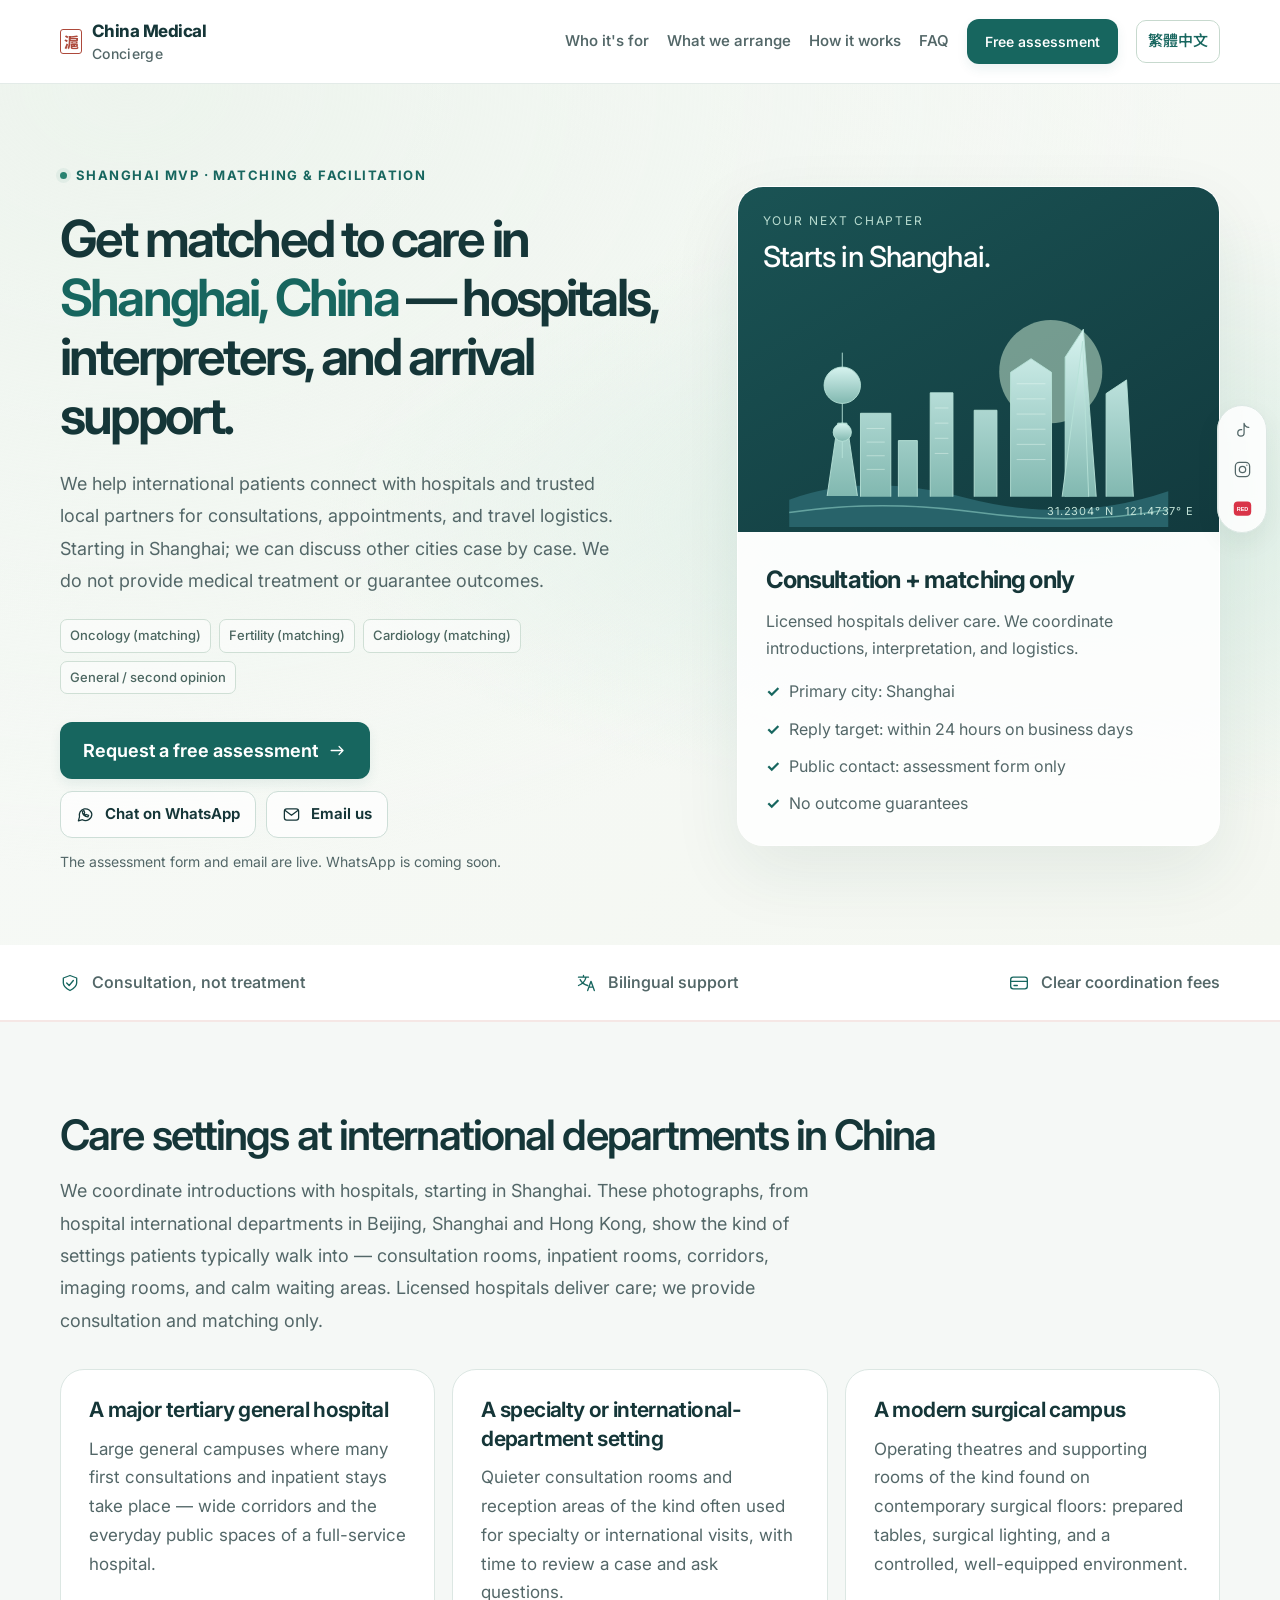
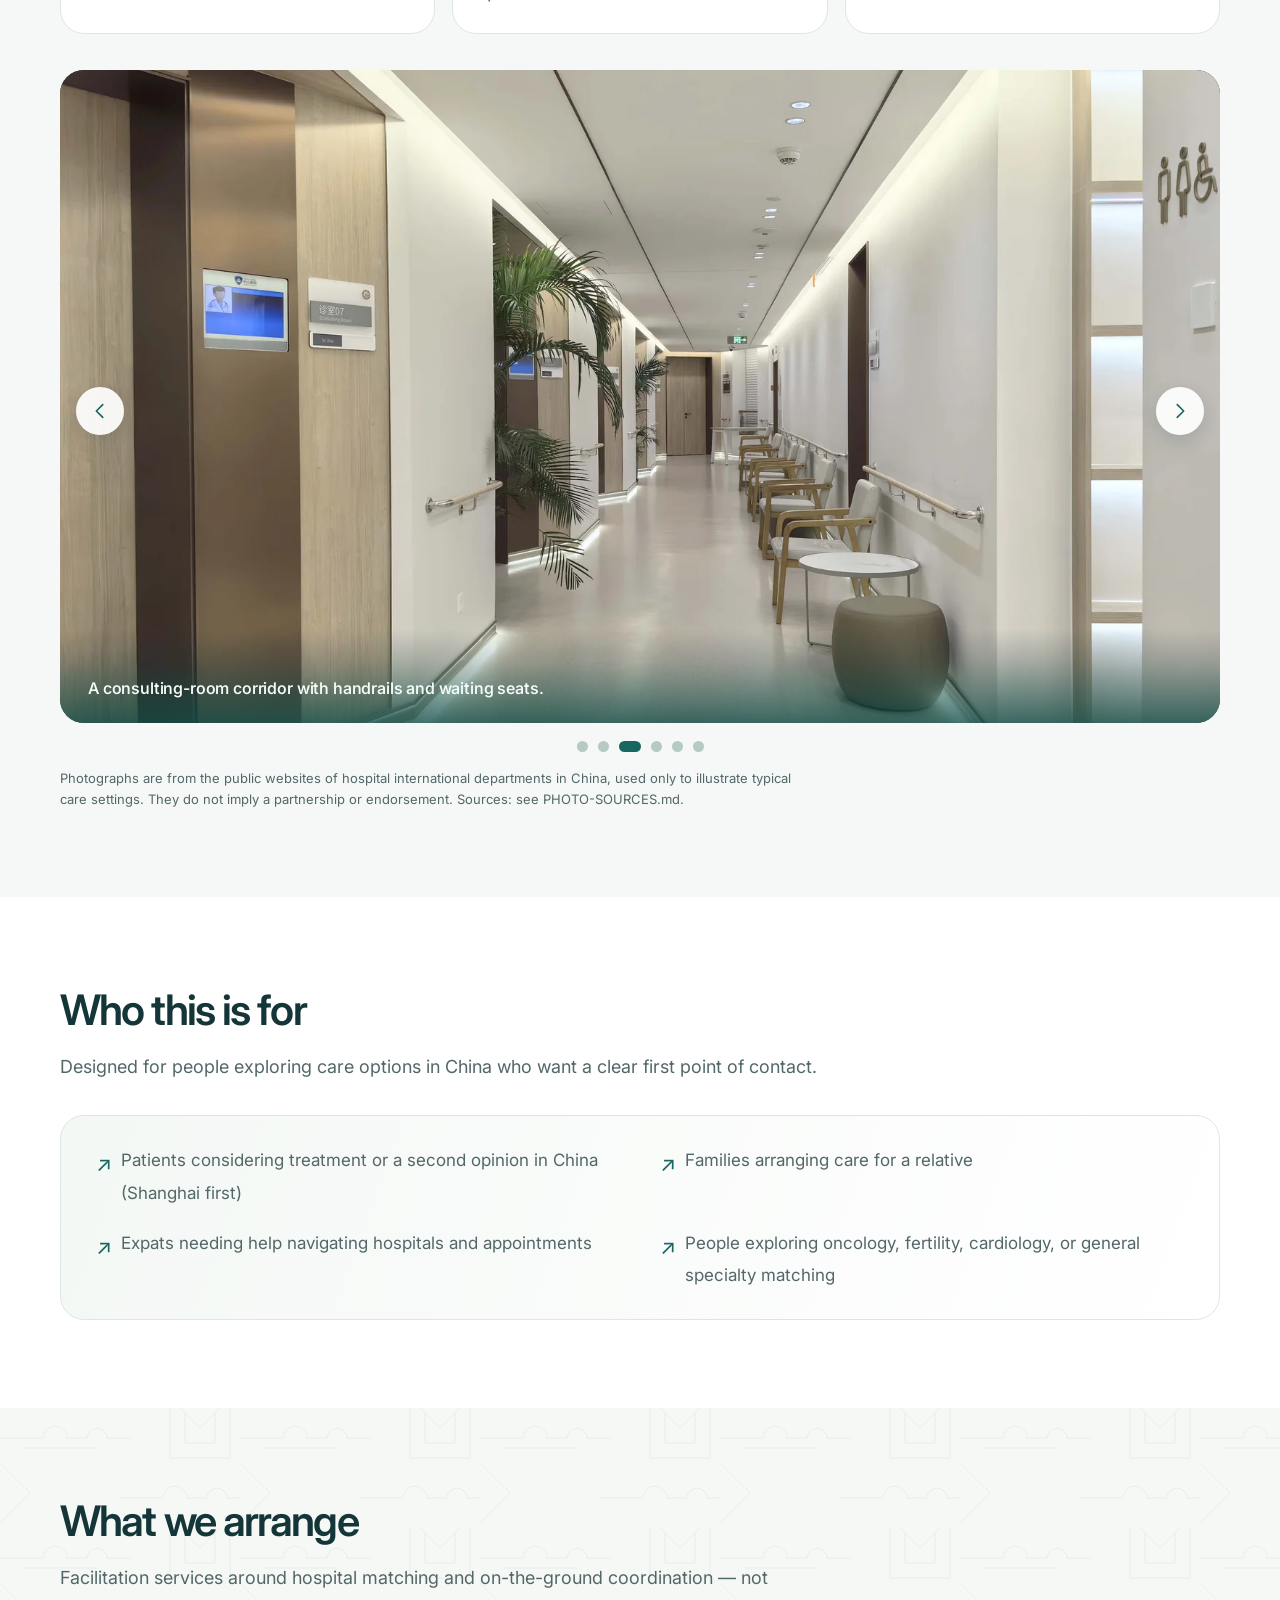
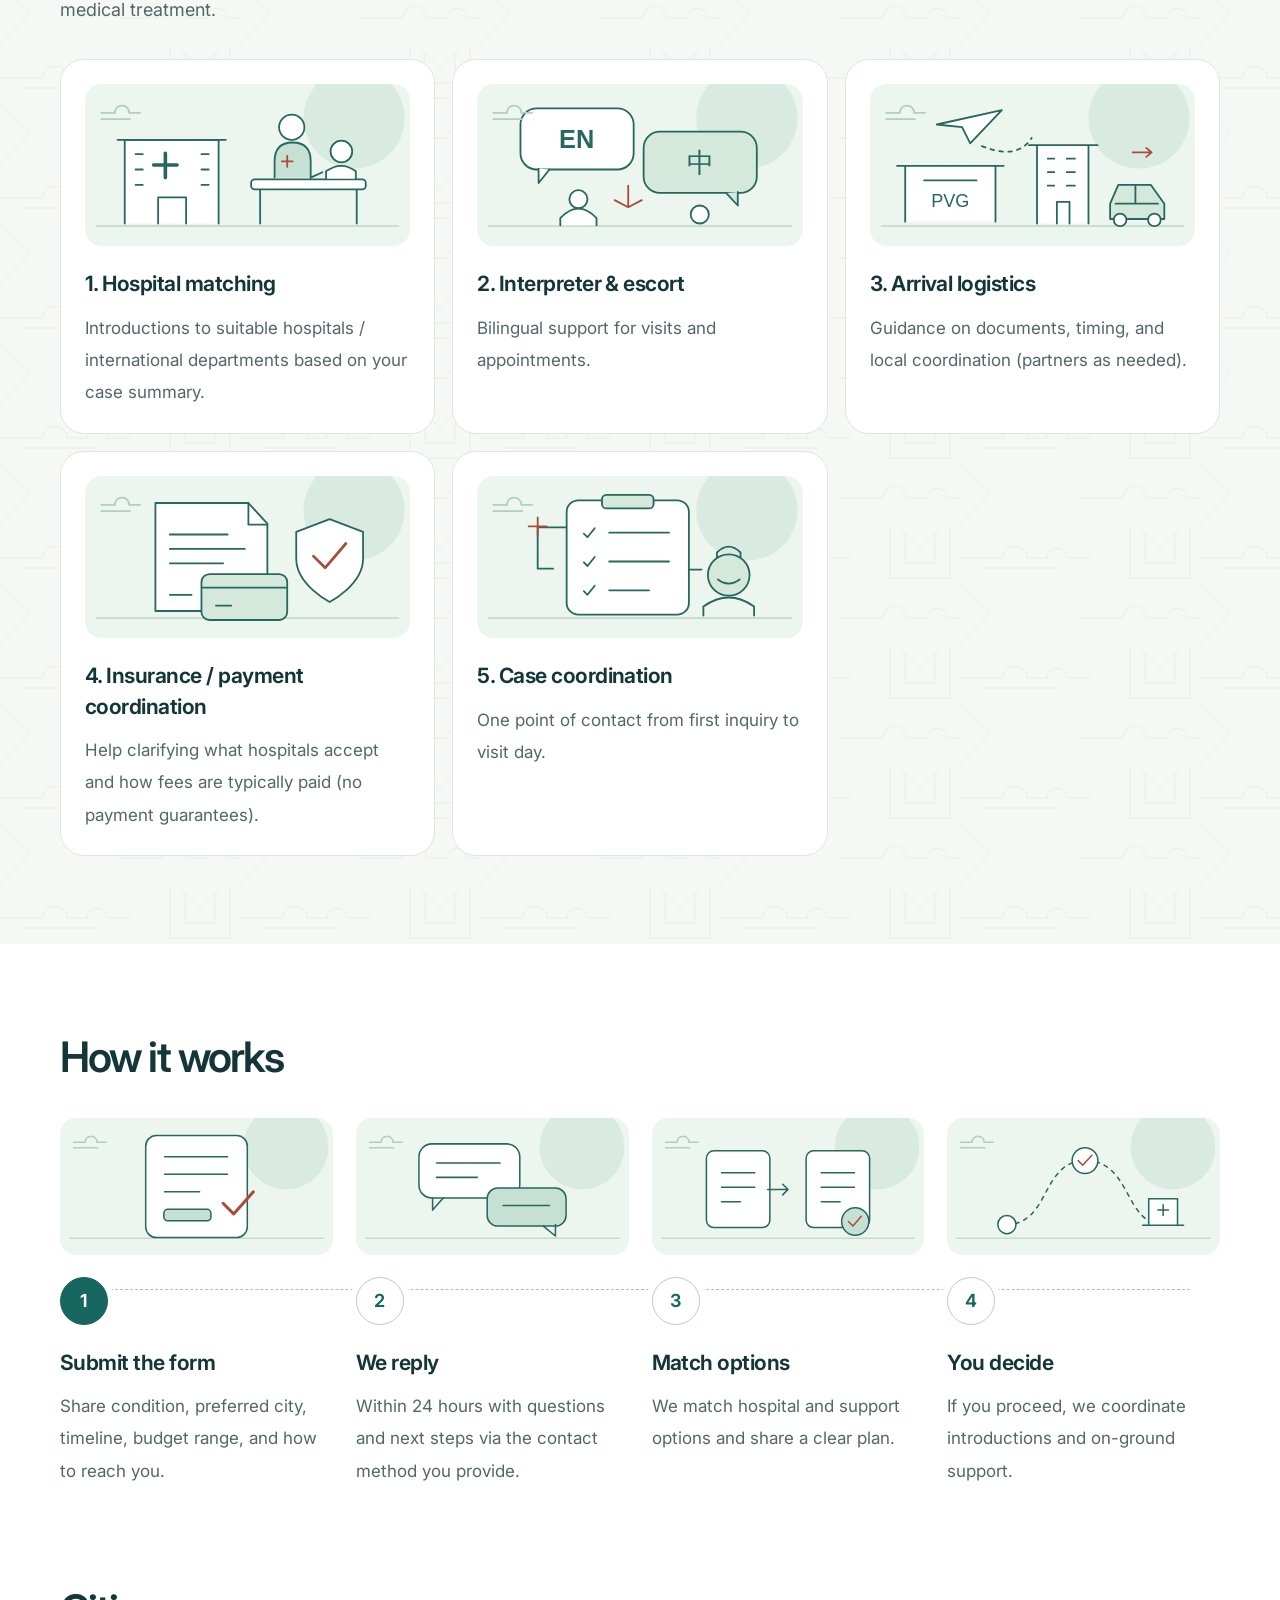
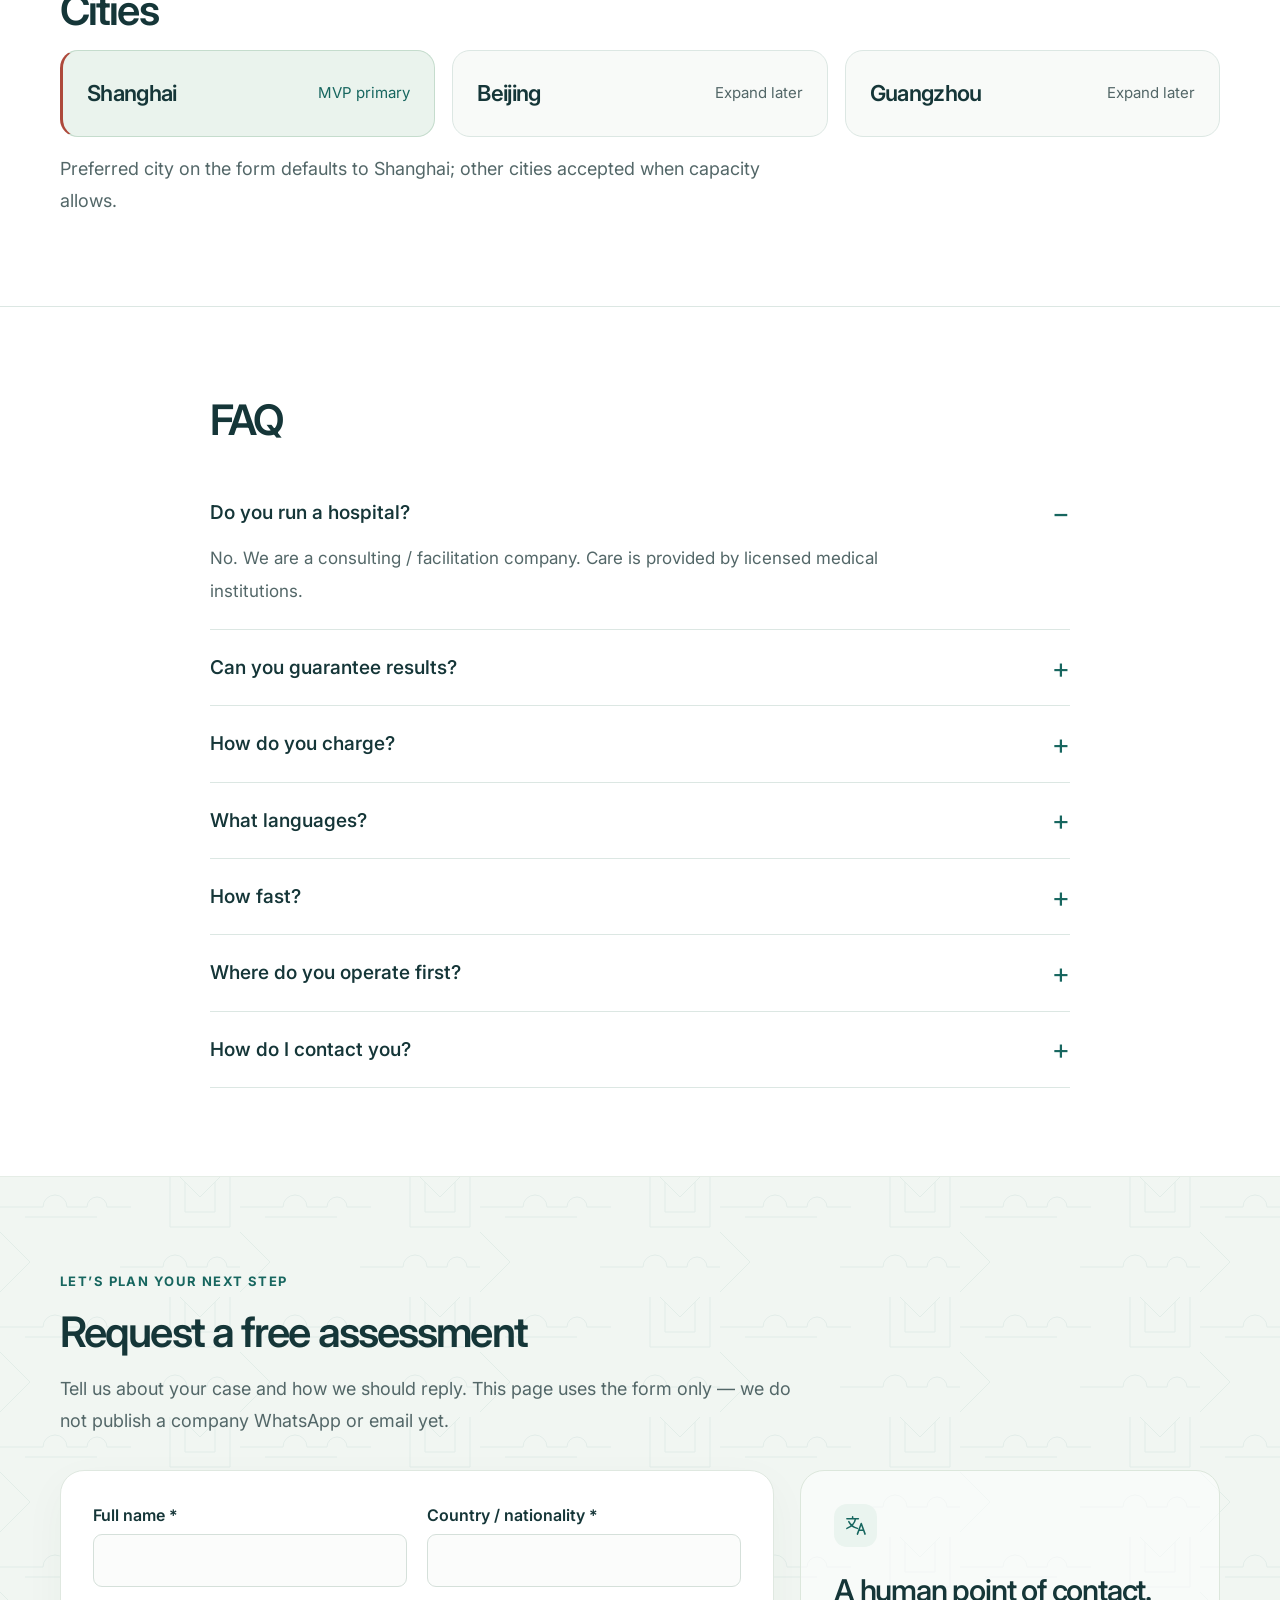
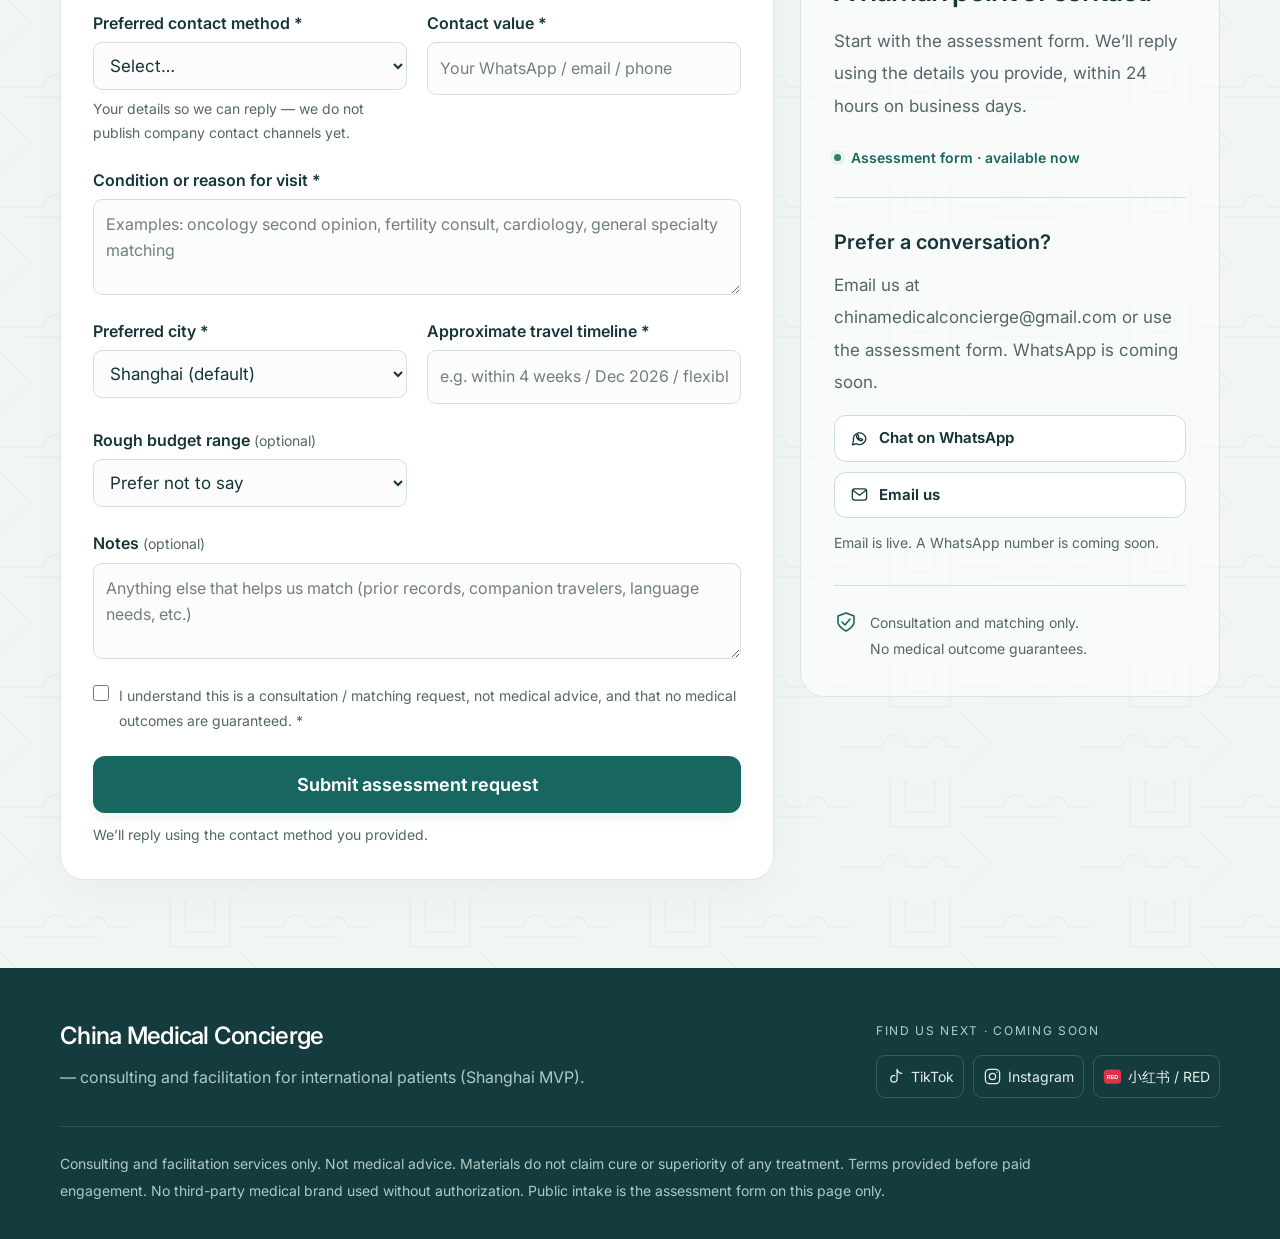
<file: index.html>
<!DOCTYPE html>
<html lang="en">
<head>
  <meta charset="UTF-8" />
  <meta name="viewport" content="width=device-width, initial-scale=1" />
  <meta name="description" content="Get matched to hospitals, interpreters, and arrival support in Shanghai, China. Consultation and matching only — no medical outcome guarantees." />
  <title>China Medical Concierge — Shanghai matching for international patients</title>
  <link rel="preconnect" href="https://fonts.googleapis.com" />
  <link rel="preconnect" href="https://fonts.gstatic.com" crossorigin />
  <link href="https://fonts.googleapis.com/css2?family=Inter:wght@400;450;500;550;600;650;700;750;800&amp;family=Noto+Sans+TC:wght@400;500;600;700&amp;display=swap" rel="stylesheet" />
  <link rel="alternate" hreflang="en" href="index.html" />
  <link rel="alternate" hreflang="zh-Hant" href="zh-hant.html" />
  <meta name="theme-color" content="#153f43" />
  <link rel="stylesheet" href="styles.css" />
</head>
<body>
  <a class="skip-link" href="#assess">Skip to assessment form</a>
  <header class="site-header">
    <div class="wrap nav">
      <a class="logo" href="#top"><span class="brand-mark"><svg viewBox="0 0 24 24" fill="none" stroke="currentColor" stroke-width="1.6" stroke-linecap="round" stroke-linejoin="round" aria-hidden="true"><path d="M5 21V5h14v16M2 21h20M9 3h6M9 10h6m-3-3v6M9 21v-4h6v4"/></svg></span><span class="seal" aria-hidden="true">滬</span><span class="brand-name">China Medical <span>Concierge</span></span></a>
      <nav class="nav-links" aria-label="Primary">
        <a href="#who">Who it's for</a>
        <a href="#services">What we arrange</a>
        <a href="#how">How it works</a>
        <a href="#faq">FAQ</a>
        <a class="btn btn-primary" href="#assess">Free assessment</a>
        <a class="language-switch" href="zh-hant.html" lang="zh-Hant" hreflang="zh-Hant" aria-label="Switch to Traditional Chinese">繁體中文</a>
      </nav>
    </div>
  </header>

  <main id="top">
    <section class="hero">
      <div class="wrap hero-grid">
        <div>
          <div class="eyebrow"><span class="live-dot"></span>Shanghai MVP · matching &amp; facilitation</div>
          <h1>Get matched to care in <span class="hero-accent">Shanghai, China</span> — hospitals, interpreters, and arrival support.</h1>
          <p class="lead">
            We help international patients connect with hospitals and trusted local partners for consultations,
            appointments, and travel logistics. Starting in Shanghai; we can discuss other cities case by case.
            We do not provide medical treatment or guarantee outcomes.
          </p>
          <div class="chips" aria-label="Example focus areas">
            <span class="chip">Oncology (matching)</span>
            <span class="chip">Fertility (matching)</span>
            <span class="chip">Cardiology (matching)</span>
            <span class="chip">General / second opinion</span>
          </div>
          <a class="btn btn-primary" href="#assess">Request a free assessment <svg viewBox="0 0 24 24" fill="none" stroke="currentColor" stroke-width="1.6" stroke-linecap="round" stroke-linejoin="round" aria-hidden="true"><path d="M4 12h15m-5-5 5 5-5 5"/></svg></a><div class="contact-actions"><a class="btn btn-secondary" href="#assess" data-channel="whatsapp" aria-label="Chat on WhatsApp — coming soon"><svg viewBox="0 0 24 24" fill="none" stroke="currentColor" stroke-width="1.6" stroke-linecap="round" stroke-linejoin="round" aria-hidden="true"><path d="M20 11.6a8 8 0 0 1-11.8 7L3 20l1.4-5A8 8 0 1 1 20 11.6Z"/><path d="M8 8c0 4 3 7 7 7l1-2-3-1-1 1-2-2 1-1-1-3Z"/></svg><span>Chat on WhatsApp</span></a><a class="btn btn-secondary" href="#assess" data-channel="email" aria-label="Email us"><svg viewBox="0 0 24 24" fill="none" stroke="currentColor" stroke-width="1.6" stroke-linecap="round" stroke-linejoin="round" aria-hidden="true"><rect x="3" y="5" width="18" height="14" rx="3"/><path d="m4 7 8 6 8-6"/></svg><span>Email us</span></a></div><p class="channel-note">The assessment form and email are live. WhatsApp is coming soon.</p>
        </div>
        <aside class="hero-card" aria-label="Service snapshot">
          <div class="city-art" aria-hidden="true"><div class="art-label">YOUR NEXT CHAPTER<br><strong>Starts in Shanghai.</strong></div>
          <svg class="skyline" viewBox="0 0 500 310" fill="none"><defs><linearGradient id="tower" x1="0" y1="0" x2="0" y2="1"><stop stop-color="#d6f3ef"/><stop offset="1" stop-color="#81b8b0"/></linearGradient></defs><circle cx="345" cy="105" r="68" fill="#d3f2d8" opacity=".5"/><path d="M0 274Q100 237 235 272t265-9v47H0Z" fill="#28636a"/><g fill="url(#tower)" stroke="#b7e2d8" stroke-width="1.2"><path d="M94 270V160h40v110M144 270V196h25v74M186 270V133h30v137M244 270V156h30v114M292 270V106l27-18 27 18v164M364 270V86l24-37 17 221M418 270V134l27-18 9 154"/><path d="m50 269 14-96h12l14 96M70 80v139"/><circle cx="70" cy="123" r="24"/><circle cx="70" cy="185" r="12"/><path d="m360 270 27-205 8 205"/></g><g stroke="#f1fff8" opacity=".5"><path d="M102 180h24m-24 18h24m-24 18h24m-24 18h24M300 121h38m-38 20h38m-38 20h38m-38 20h38m-38 20h38m-38 20h38M192 153h18m-18 20h18m-18 20h18m-18 20h18"/></g><path d="M0 291q120-18 250 0t250-4" stroke="#8dcec4" stroke-width="2" opacity=".6"/></svg>
          <div class="art-tag">31.2304° N &nbsp; 121.4737° E</div></div><div class="snapshot-body">
          <h2>Consultation + matching only</h2>
          <p>Licensed hospitals deliver care. We coordinate introductions, interpretation, and logistics.</p>
          <ul>
            <li>Primary city: Shanghai</li>
            <li>Reply target: within 24 hours on business days</li>
            <li>Public contact: assessment form only</li>
            <li>No outcome guarantees</li>
          </ul>
        </div></aside>
      </div>
    </section>

    <div class="trust-strip"><div class="wrap trust-items"><span><svg viewBox="0 0 24 24" fill="none" stroke="currentColor" stroke-width="1.6" stroke-linecap="round" stroke-linejoin="round" aria-hidden="true"><path d="m12 3 8 3v6c0 5-8 9-8 9s-8-4-8-9V6l8-3Z"/><path d="m8 12 3 3 5-6"/></svg>Consultation, not treatment</span><span><svg viewBox="0 0 24 24" fill="none" stroke="currentColor" stroke-width="1.6" stroke-linecap="round" stroke-linejoin="round" aria-hidden="true"><path d="M3 5h12M9 3v2m-4 3c2 4 5 6 9 7M12 5c-1 5-4 8-9 10m11 6 4-11 4 11m-6-4h4"/></svg>Bilingual support</span><span><svg viewBox="0 0 24 24" fill="none" stroke="currentColor" stroke-width="1.6" stroke-linecap="round" stroke-linejoin="round" aria-hidden="true"><rect x="2" y="5" width="20" height="14" rx="3"/><path d="M2 10h20M6 15h4"/></svg>Clear coordination fees</span></div></div>
    <section class="section" id="facilities">
      <div class="wrap">
        <h2>Care settings at international departments in China</h2>
        <p class="section-intro">We coordinate introductions with hospitals, starting in Shanghai. These photographs, from hospital international departments in Beijing, Shanghai and Hong Kong, show the kind of settings patients typically walk into — consultation rooms, inpatient rooms, corridors, imaging rooms, and calm waiting areas. Licensed hospitals deliver care; we provide consultation and matching only.</p>
        <div class="facility-impressions">
          <article class="card">
            <h3>A major tertiary general hospital</h3>
            <p>Large general campuses where many first consultations and inpatient stays take place — wide corridors and the everyday public spaces of a full-service hospital.</p>
          </article>
          <article class="card">
            <h3>A specialty or international-department setting</h3>
            <p>Quieter consultation rooms and reception areas of the kind often used for specialty or international visits, with time to review a case and ask questions.</p>
          </article>
          <article class="card">
            <h3>A modern surgical campus</h3>
            <p>Operating theatres and supporting rooms of the kind found on contemporary surgical floors: prepared tables, surgical lighting, and a controlled, well-equipped environment.</p>
          </article>
        </div>
        <div class="facilities-carousel" role="region" aria-roledescription="carousel" aria-label="Photographs of typical care settings" tabindex="0">
          <div class="carousel-viewport">
            <ul class="carousel-track">
              <li class="carousel-slide" data-slide="0">
                <figure>
                  <img src="assets/photos/photo-01-waiting-lounge.webp" alt="A bright outpatient waiting lounge with armchairs, skylights, and consultation-room doors." width="1600" height="900" loading="eager" decoding="async" />
                  <figcaption>A bright, quiet waiting lounge.</figcaption>
                </figure>
              </li>
              <li class="carousel-slide" data-slide="1">
                <figure>
                  <img src="assets/photos/photo-02-consultation-room.webp" alt="A consultation room with a desk, chairs, and an examination couch." width="1600" height="900" loading="lazy" decoding="async" />
                  <figcaption>A consultation room with a desk and examination couch.</figcaption>
                </figure>
              </li>
              <li class="carousel-slide" data-slide="2">
                <figure>
                  <img src="assets/photos/photo-03-consulting-corridor.webp" alt="A consulting-room corridor with handrails, plants, and a row of waiting seats." width="1600" height="900" loading="lazy" decoding="async" />
                  <figcaption>A consulting-room corridor with handrails and waiting seats.</figcaption>
                </figure>
              </li>
              <li class="carousel-slide" data-slide="3">
                <figure>
                  <img src="assets/photos/photo-04-ct-imaging.webp" alt="A computed tomography (CT) scanning room with the scanner and examination table prepared." width="1600" height="900" loading="lazy" decoding="async" />
                  <figcaption>A CT scanning room, ready for imaging.</figcaption>
                </figure>
              </li>
              <li class="carousel-slide" data-slide="4">
                <figure>
                  <img src="assets/photos/photo-05-inpatient-room.webp" alt="A bright single inpatient room with a hospital bed, a dining table, and a window." width="1600" height="900" loading="lazy" decoding="async" />
                  <figcaption>A bright single inpatient room with a sitting area.</figcaption>
                </figure>
              </li>
              <li class="carousel-slide" data-slide="5">
                <figure>
                  <img src="assets/photos/photo-06-infusion-bay.webp" alt="An infusion bay with reclining chairs, IV stands, and privacy curtains." width="1600" height="900" loading="lazy" decoding="async" />
                  <figcaption>An infusion bay with reclining chairs and privacy curtains.</figcaption>
                </figure>
              </li>
            </ul>
          </div>
          <button type="button" class="carousel-btn prev" aria-label="Previous photograph">
            <svg viewBox="0 0 24 24" fill="none" stroke="currentColor" stroke-width="1.8" stroke-linecap="round" stroke-linejoin="round" aria-hidden="true"><path d="M15 5 8 12l7 7"/></svg>
          </button>
          <button type="button" class="carousel-btn next" aria-label="Next photograph">
            <svg viewBox="0 0 24 24" fill="none" stroke="currentColor" stroke-width="1.8" stroke-linecap="round" stroke-linejoin="round" aria-hidden="true"><path d="m9 5 7 7-7 7"/></svg>
          </button>
          <div class="carousel-dots" aria-label="Choose a photograph"></div>
          <p class="carousel-status visually-hidden" aria-live="polite" aria-atomic="true"></p>
        </div>
        <p class="photo-credit">Photographs are from the public websites of hospital international departments in China, used only to illustrate typical care settings. They do not imply a partnership or endorsement. Sources: see PHOTO-SOURCES.md.</p>
      </div>
    </section>

    <section class="section" id="who">
      <div class="wrap">
        <h2>Who this is for</h2>
        <p class="section-intro">Designed for people exploring care options in China who want a clear first point of contact.</p>
        <div class="card audience">
          <ul>
            <li>Patients considering treatment or a second opinion in China (Shanghai first)</li>
            <li>Families arranging care for a relative</li>
            <li>Expats needing help navigating hospitals and appointments</li>
            <li>People exploring oncology, fertility, cardiology, or general specialty matching</li>
          </ul>
        </div>
      </div>
    </section>

    <section class="section" id="services">
      <div class="wrap">
        <h2>What we arrange</h2>
        <p class="section-intro">Facilitation services around hospital matching and on-the-ground coordination — not medical treatment.</p>
        <div class="grid-3">
          <article class="card service-card"><img class="service-art" src="assets/hospital.svg" alt="Hospital building and a consultation between a doctor and a visitor" loading="lazy" width="360" height="180" />
            <div class="service-icon"><svg viewBox="0 0 24 24" fill="none" stroke="currentColor" stroke-width="1.6" stroke-linecap="round" stroke-linejoin="round" aria-hidden="true"><path d="M5 21V5h14v16M2 21h20M9 3h6M9 10h6m-3-3v6M9 21v-4h6v4"/></svg></div><h3>1. Hospital matching</h3>
            <p>Introductions to suitable hospitals / international departments based on your case summary.</p>
          </article>
          <article class="card service-card"><img class="service-art" src="assets/interpreter.svg" alt="English and Chinese conversation with an interpreter" loading="lazy" width="360" height="180" />
            <div class="service-icon"><svg viewBox="0 0 24 24" fill="none" stroke="currentColor" stroke-width="1.6" stroke-linecap="round" stroke-linejoin="round" aria-hidden="true"><path d="M3 5h12M9 3v2m-4 3c2 4 5 6 9 7M12 5c-1 5-4 8-9 10m11 6 4-11 4 11m-6-4h4"/></svg></div><h3>2. Interpreter &amp; escort</h3>
            <p>Bilingual support for visits and appointments.</p>
          </article>
          <article class="card service-card"><img class="service-art" src="assets/arrival.svg" alt="Flight to Shanghai Pudong, hotel and car coordination" loading="lazy" width="360" height="180" />
            <div class="service-icon"><svg viewBox="0 0 24 24" fill="none" stroke="currentColor" stroke-width="1.6" stroke-linecap="round" stroke-linejoin="round" aria-hidden="true"><path d="m3 12 18-8-6 17-4-7-8-2Z"/><path d="m11 14 6-6"/></svg></div><h3>3. Arrival logistics</h3>
            <p>Guidance on documents, timing, and local coordination (partners as needed).</p>
          </article>
          <article class="card service-card"><img class="service-art" src="assets/payment.svg" alt="Payment card, fee document and insurance shield" loading="lazy" width="360" height="180" />
            <div class="service-icon"><svg viewBox="0 0 24 24" fill="none" stroke="currentColor" stroke-width="1.6" stroke-linecap="round" stroke-linejoin="round" aria-hidden="true"><rect x="2" y="5" width="20" height="14" rx="3"/><path d="M2 10h20M6 15h4"/></svg></div><h3>4. Insurance / payment coordination</h3>
            <p>Help clarifying what hospitals accept and how fees are typically paid (no payment guarantees).</p>
          </article>
          <article class="card service-card"><img class="service-art" src="assets/coordination.svg" alt="Checklist and one point of contact for case coordination" loading="lazy" width="360" height="180" />
            <div class="service-icon"><svg viewBox="0 0 24 24" fill="none" stroke="currentColor" stroke-width="1.6" stroke-linecap="round" stroke-linejoin="round" aria-hidden="true"><rect x="4" y="5" width="16" height="16" rx="3"/><path d="M9 5V3h6v2M8 11h8m-8 5h5"/></svg></div><h3>5. Case coordination</h3>
            <p>One point of contact from first inquiry to visit day.</p>
          </article>
        </div>
      </div>
    </section>

    <section class="section" id="how">
      <div class="wrap">
        <h2>How it works</h2>
        <div class="grid-4 timeline">
          <article class="card"><img class="journey-art" src="assets/journey-form.svg" alt="Fill in your assessment request" loading="lazy" width="360" height="180" />
            <div class="step-num">1</div>
            <h3>Submit the form</h3>
            <p>Share condition, preferred city, timeline, budget range, and how to reach you.</p>
          </article>
          <article class="card"><img class="journey-art" src="assets/journey-reply.svg" alt="Receive a reply from your coordinator" loading="lazy" width="360" height="180" />
            <div class="step-num">2</div>
            <h3>We reply</h3>
            <p>Within 24 hours with questions and next steps via the contact method you provide.</p>
          </article>
          <article class="card"><img class="journey-art" src="assets/journey-match.svg" alt="Review matched hospital and support options" loading="lazy" width="360" height="180" />
            <div class="step-num">3</div>
            <h3>Match options</h3>
            <p>We match hospital and support options and share a clear plan.</p>
          </article>
          <article class="card"><img class="journey-art" src="assets/journey-decide.svg" alt="Choose your next steps and coordinate your visit" loading="lazy" width="360" height="180" />
            <div class="step-num">4</div>
            <h3>You decide</h3>
            <p>If you proceed, we coordinate introductions and on-ground support.</p>
          </article>
        </div>
      </div>
    </section>

    <section class="section" id="cities">
      <div class="wrap">
        <h2>Cities</h2>
        <div class="cities">
          <div class="city">
            <strong>Shanghai</strong>
            <span>MVP primary</span>
          </div>
          <div class="city">
            <strong>Beijing</strong>
            <span>Expand later</span>
          </div>
          <div class="city">
            <strong>Guangzhou</strong>
            <span>Expand later</span>
          </div>
        </div>
        <p class="section-intro" style="margin-top:1rem;margin-bottom:0;">
          Preferred city on the form defaults to Shanghai; other cities accepted when capacity allows.
        </p>
      </div>
    </section>

    <section class="section" id="faq">
      <div class="wrap faq">
        <h2>FAQ</h2>
        <details open>
          <summary>Do you run a hospital?</summary>
          <p>No. We are a consulting / facilitation company. Care is provided by licensed medical institutions.</p>
        </details>
        <details>
          <summary>Can you guarantee results?</summary>
          <p>No. We do not promise medical outcomes.</p>
        </details>
        <details>
          <summary>How do you charge?</summary>
          <p>Consulting and coordination fees are quoted after we understand your case. Hospital medical fees are typically paid to the hospital directly.</p>
        </details>
        <details>
          <summary>What languages?</summary>
          <p>English first; other languages via partners when available.</p>
        </details>
        <details>
          <summary>How fast?</summary>
          <p>We aim to reply to new form inquiries within 24 hours on business days.</p>
        </details>
        <details>
          <summary>Where do you operate first?</summary>
          <p>Shanghai is our MVP focus. Beijing and Guangzhou are planned expansion cities.</p>
        </details>
        <details>
          <summary>How do I contact you?</summary>
          <p>Use the assessment form on this page. Public WhatsApp and public email will be added later — they are not live yet.</p>
        </details>
      </div>
    </section>

    <section class="section form-section" id="assess">
      <div class="wrap">
        <div class="eyebrow">LET’S PLAN YOUR NEXT STEP</div><h2>Request a free assessment</h2>
        <p class="section-intro">
          Tell us about your case and how we should reply. This page uses the form only — we do not publish a company WhatsApp or email yet.
        </p>
        <div class="assessment-layout"><div class="form-shell">
          <form id="lead-form" name="assessment" method="POST" data-netlify="true" data-netlify-honeypot="bot-field" netlify novalidate>
            <input type="hidden" name="form-name" value="assessment" />
            <p class="visually-hidden" style="position:absolute;left:-10000px;height:1px;width:1px;overflow:hidden;">
              <label>Don’t fill this out: <input name="bot-field" tabindex="-1" autocomplete="off" /></label>
            </p>
            <div class="form-grid">
              <div class="field" data-field="full_name">
                <label for="full_name">Full name <span aria-hidden="true">*</span></label>
                <input id="full_name" name="full_name" type="text" autocomplete="name" required />
                <span class="error-msg">Please enter your full name.</span>
              </div>

              <div class="field" data-field="country">
                <label for="country">Country / nationality <span aria-hidden="true">*</span></label>
                <input id="country" name="country" type="text" autocomplete="country-name" required />
                <span class="error-msg">Please enter your country or nationality.</span>
              </div>

              <div class="field" data-field="contact_method">
                <label for="contact_method">Preferred contact method <span aria-hidden="true">*</span></label>
                <select id="contact_method" name="contact_method" required>
                  <option value="">Select…</option>
                  <option value="whatsapp">WhatsApp (your number)</option>
                  <option value="email">Email (your address)</option>
                  <option value="phone">Phone (your number)</option>
                </select>
                <span class="hint">Your details so we can reply — we do not publish company contact channels yet.</span>
                <span class="error-msg">Please choose a contact method.</span>
              </div>

              <div class="field" data-field="contact_value">
                <label for="contact_value">Contact value <span aria-hidden="true">*</span></label>
                <input id="contact_value" name="contact_value" type="text" required placeholder="Your WhatsApp / email / phone" />
                <span class="error-msg">Please enter the contact value we should use to reply.</span>
              </div>

              <div class="field full" data-field="condition">
                <label for="condition">Condition or reason for visit <span aria-hidden="true">*</span></label>
                <textarea id="condition" name="condition" required placeholder="Examples: oncology second opinion, fertility consult, cardiology, general specialty matching"></textarea>
                <span class="error-msg">Please briefly describe the condition or reason for visit.</span>
              </div>

              <div class="field" data-field="preferred_city">
                <label for="preferred_city">Preferred city <span aria-hidden="true">*</span></label>
                <select id="preferred_city" name="preferred_city" required>
                  <option value="Shanghai" selected>Shanghai (default)</option>
                  <option value="Beijing">Beijing</option>
                  <option value="Guangzhou">Guangzhou</option>
                  <option value="Other">Other / discuss</option>
                </select>
                <span class="error-msg">Please select a preferred city.</span>
              </div>

              <div class="field" data-field="timeline">
                <label for="timeline">Approximate travel timeline <span aria-hidden="true">*</span></label>
                <input id="timeline" name="timeline" type="text" required placeholder="e.g. within 4 weeks / Dec 2026 / flexible" />
                <span class="error-msg">Please share an approximate timeline.</span>
              </div>

              <div class="field" data-field="budget_range">
                <label for="budget_range">Rough budget range <span class="hint">(optional)</span></label>
                <select id="budget_range" name="budget_range">
                  <option value="">Prefer not to say</option>
                  <option value="under_5k">Under USD 5,000</option>
                  <option value="5k_15k">USD 5,000–15,000</option>
                  <option value="15k_50k">USD 15,000–50,000</option>
                  <option value="50k_plus">USD 50,000+</option>
                  <option value="unsure">Unsure / need guidance</option>
                </select>
              </div>

              <div class="field full" data-field="notes">
                <label for="notes">Notes <span class="hint">(optional)</span></label>
                <textarea id="notes" name="notes" placeholder="Anything else that helps us match (prior records, companion travelers, language needs, etc.)"></textarea>
              </div>

              <div class="field full" data-field="consent">
                <label class="consent" for="consent">
                  <input id="consent" name="consent" type="checkbox" value="yes" required />
                  <span>I understand this is a consultation / matching request, not medical advice, and that no medical outcomes are guaranteed. <span aria-hidden="true">*</span></span>
                </label>
                <span class="error-msg">Consent is required to submit.</span>
              </div>
            </div>

            <div class="form-actions">
              <button class="btn btn-primary" type="submit" id="submit-btn">Submit assessment request</button>
              <span class="form-note">We’ll reply using the contact method you provided.</span>
            </div>
            <div id="form-status" class="status" role="status" aria-live="polite"></div>
          </form>
        </div><aside class="contact-card"><div class="service-icon"><svg viewBox="0 0 24 24" fill="none" stroke="currentColor" stroke-width="1.6" stroke-linecap="round" stroke-linejoin="round" aria-hidden="true"><path d="M3 5h12M9 3v2m-4 3c2 4 5 6 9 7M12 5c-1 5-4 8-9 10m11 6 4-11 4 11m-6-4h4"/></svg></div><h3>A human point of contact.</h3><p>Start with the assessment form. We’ll reply using the details you provide, within 24 hours on business days.</p><div class="contact-live"><span class="live-dot"></span> Assessment form · available now</div><hr><h4>Prefer a conversation?</h4><p>Email us at chinamedicalconcierge@gmail.com or use the assessment form. WhatsApp is coming soon.</p><div class="contact-actions"><a class="btn btn-secondary" href="#assess" data-channel="whatsapp" aria-label="Chat on WhatsApp — coming soon"><svg viewBox="0 0 24 24" fill="none" stroke="currentColor" stroke-width="1.6" stroke-linecap="round" stroke-linejoin="round" aria-hidden="true"><path d="M20 11.6a8 8 0 0 1-11.8 7L3 20l1.4-5A8 8 0 1 1 20 11.6Z"/><path d="M8 8c0 4 3 7 7 7l1-2-3-1-1 1-2-2 1-1-1-3Z"/></svg><span>Chat on WhatsApp</span></a><a class="btn btn-secondary" href="#assess" data-channel="email" aria-label="Email us"><svg viewBox="0 0 24 24" fill="none" stroke="currentColor" stroke-width="1.6" stroke-linecap="round" stroke-linejoin="round" aria-hidden="true"><rect x="3" y="5" width="18" height="14" rx="3"/><path d="m4 7 8 6 8-6"/></svg><span>Email us</span></a></div><p class="channel-note">Email is live. A WhatsApp number is coming soon.</p><div class="contact-care"><svg viewBox="0 0 24 24" fill="none" stroke="currentColor" stroke-width="1.6" stroke-linecap="round" stroke-linejoin="round" aria-hidden="true"><path d="m12 3 8 3v6c0 5-8 9-8 9s-8-4-8-9V6l8-3Z"/><path d="m8 12 3 3 5-6"/></svg><p>Consultation and matching only.<br>No medical outcome guarantees.</p></div></aside></div>
      </div>
    </section>
  </main>

  <footer class="site-footer">
    <div class="wrap">
<div class="footer-top"><div><strong>China Medical Concierge</strong> — consulting and facilitation for international patients (Shanghai MVP).</div><div class="footer-social"><span>FIND US NEXT · COMING SOON</span><div class="social-links"><a class="social-link" href="#assess" data-channel="tiktok" aria-label="TikTok — coming soon"><svg viewBox="0 0 24 24" fill="none" stroke="currentColor" stroke-width="1.6" stroke-linecap="round" stroke-linejoin="round" aria-hidden="true"><path d="M14 3v12a4 4 0 1 1-4-4h1M14 3c1 4 3 5 6 5"/></svg><span>TikTok</span></a><a class="social-link" href="#assess" data-channel="instagram" aria-label="Instagram — coming soon"><svg viewBox="0 0 24 24" fill="none" stroke="currentColor" stroke-width="1.6" stroke-linecap="round" stroke-linejoin="round" aria-hidden="true"><rect x="3" y="3" width="18" height="18" rx="5"/><circle cx="12" cy="12" r="4"/><circle cx="17.5" cy="6.5" r=".8" fill="currentColor" stroke="none"/></svg><span>Instagram</span></a><a class="social-link" href="#assess" data-channel="xiaohongshu" aria-label="小红书 / RED — coming soon"><svg viewBox="0 0 24 24" fill="none" stroke="currentColor" stroke-width="1.6" stroke-linecap="round" stroke-linejoin="round" aria-hidden="true"><rect x="1" y="3" width="22" height="18" rx="5" fill="#d93448" stroke="none"/><text x="12" y="15" font-size="7" font-family="Arial,sans-serif" font-weight="700" text-anchor="middle" fill="white" stroke="none">RED</text></svg><span>小红书 / RED</span></a></div></div></div>
      <p class="legal">
        Consulting and facilitation services only. Not medical advice. Materials do not claim cure or superiority of any treatment.
        Terms provided before paid engagement. No third-party medical brand used without authorization.
        Public intake is the assessment form on this page only.
      </p>
    </div>
  </footer>

<nav class="social-rail" aria-label="Social media — coming soon"><div class="social-links"><a class="social-link" href="#assess" data-channel="tiktok" aria-label="TikTok — coming soon"><svg viewBox="0 0 24 24" fill="none" stroke="currentColor" stroke-width="1.6" stroke-linecap="round" stroke-linejoin="round" aria-hidden="true"><path d="M14 3v12a4 4 0 1 1-4-4h1M14 3c1 4 3 5 6 5"/></svg><span>TikTok</span></a><a class="social-link" href="#assess" data-channel="instagram" aria-label="Instagram — coming soon"><svg viewBox="0 0 24 24" fill="none" stroke="currentColor" stroke-width="1.6" stroke-linecap="round" stroke-linejoin="round" aria-hidden="true"><rect x="3" y="3" width="18" height="18" rx="5"/><circle cx="12" cy="12" r="4"/><circle cx="17.5" cy="6.5" r=".8" fill="currentColor" stroke="none"/></svg><span>Instagram</span></a><a class="social-link" href="#assess" data-channel="xiaohongshu" aria-label="小红书 / RED — coming soon"><svg viewBox="0 0 24 24" fill="none" stroke="currentColor" stroke-width="1.6" stroke-linecap="round" stroke-linejoin="round" aria-hidden="true"><rect x="1" y="3" width="22" height="18" rx="5" fill="#d93448" stroke="none"/><text x="12" y="15" font-size="7" font-family="Arial,sans-serif" font-weight="700" text-anchor="middle" fill="white" stroke="none">RED</text></svg><span>小红书 / RED</span></a></div></nav>
  <div id="channel-toast" class="channel-toast" role="status" aria-live="polite" hidden><span>Coming soon — please use the assessment form and we'll reply within 24h</span><button type="button" aria-label="Dismiss notification">×</button></div>
  <script src="app.js" defer></script>
</body>
</html>
</file>
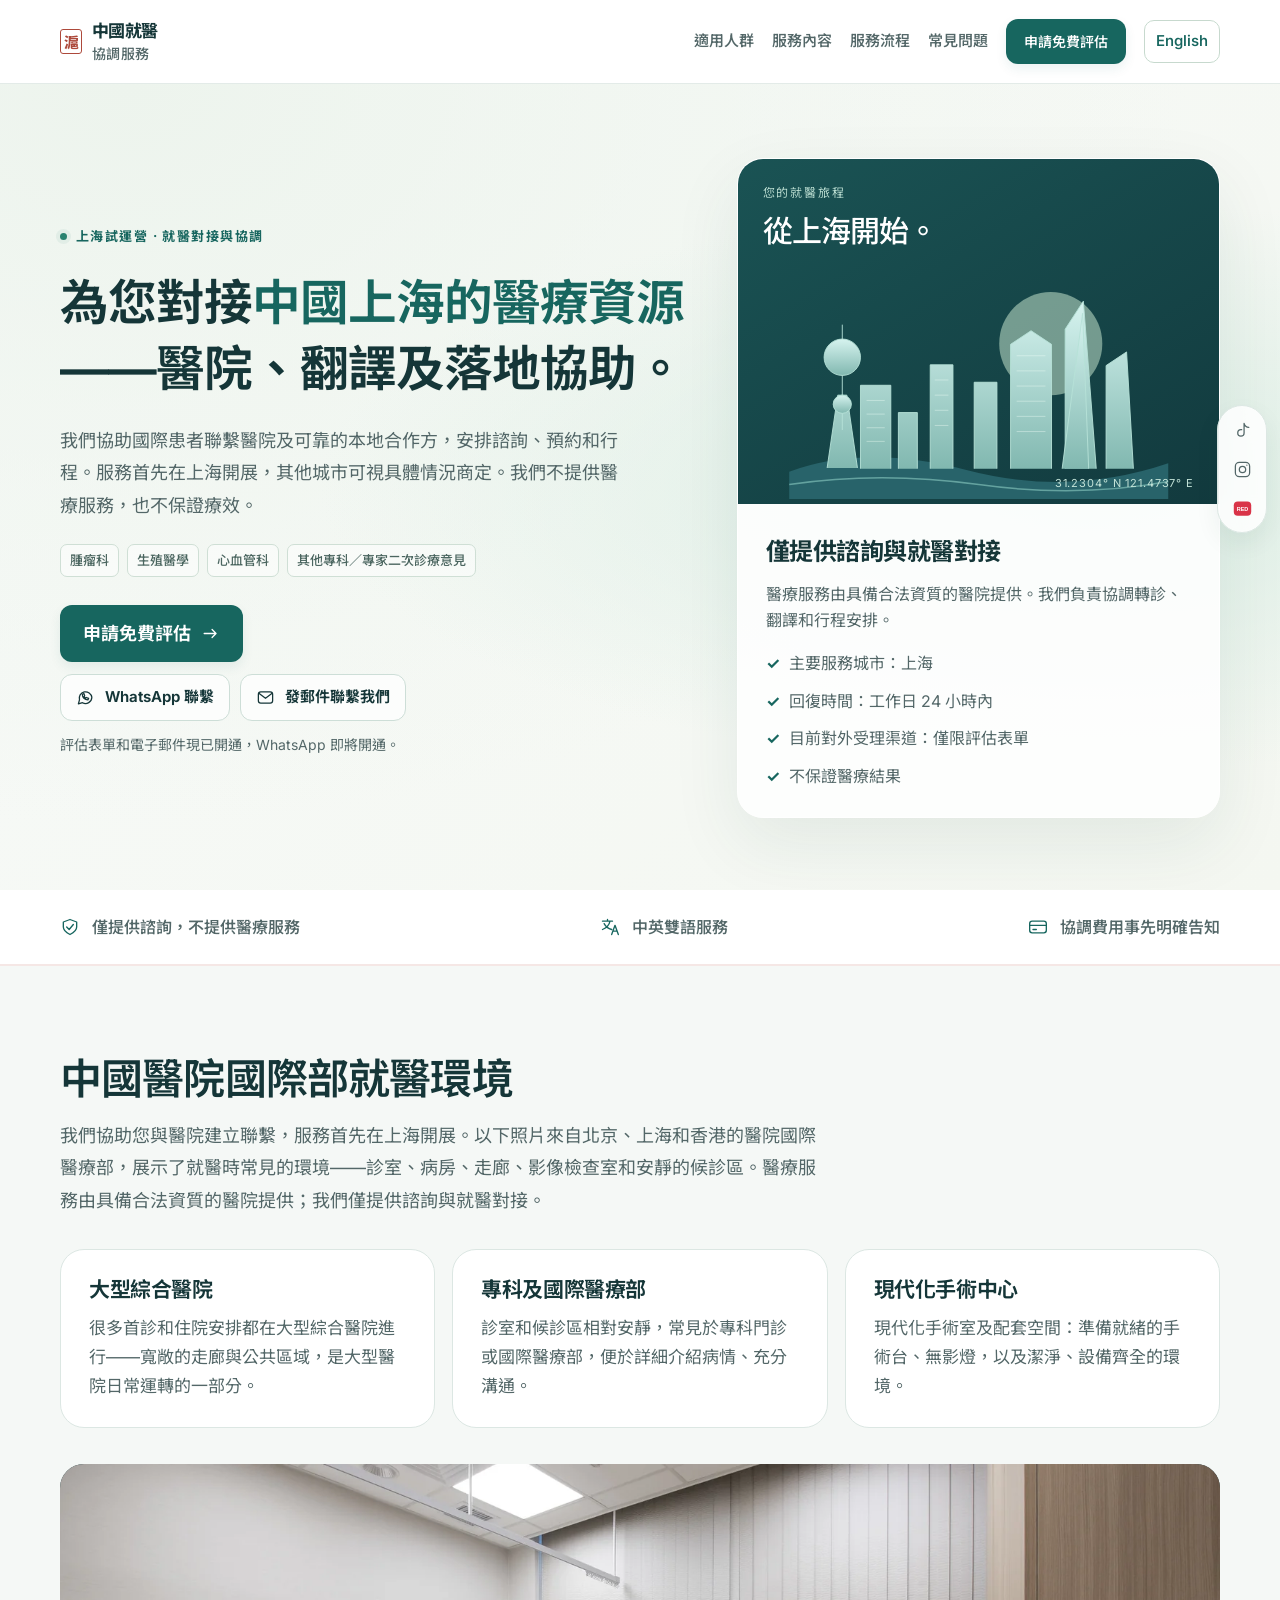
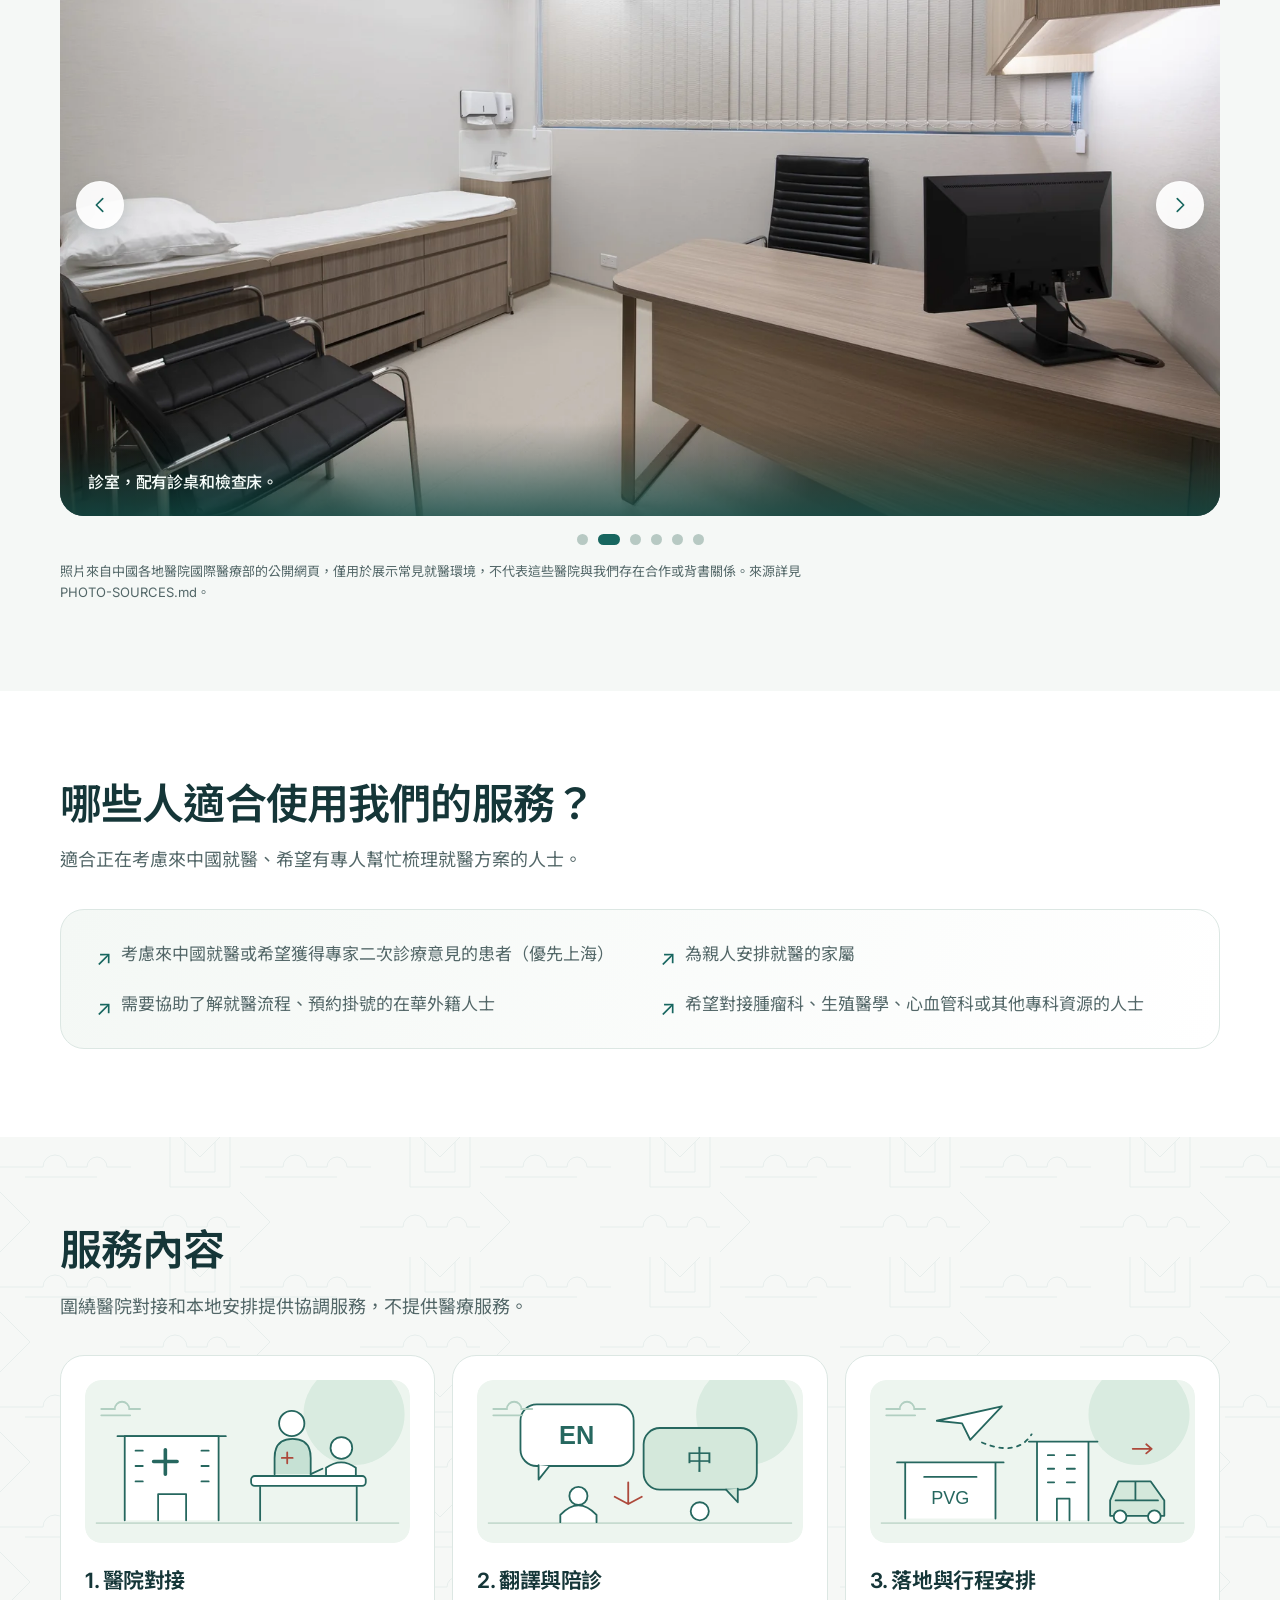
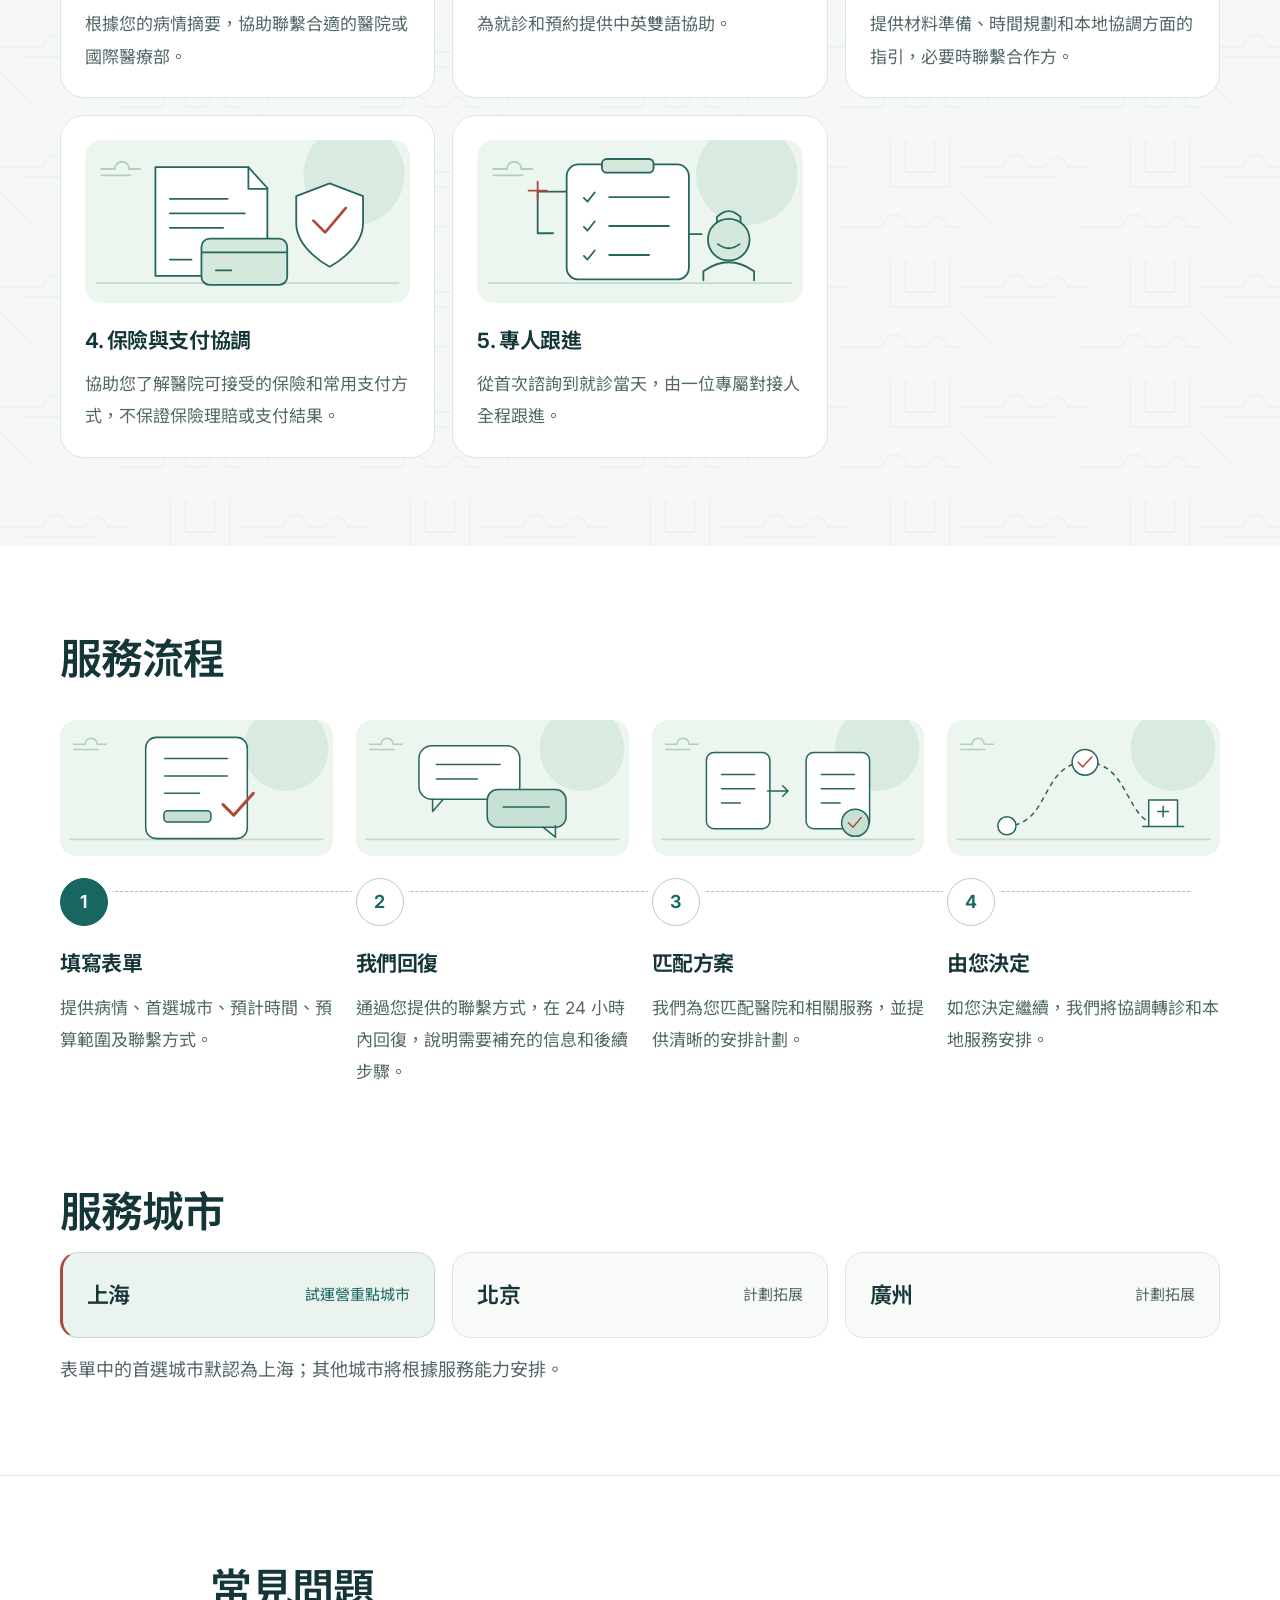
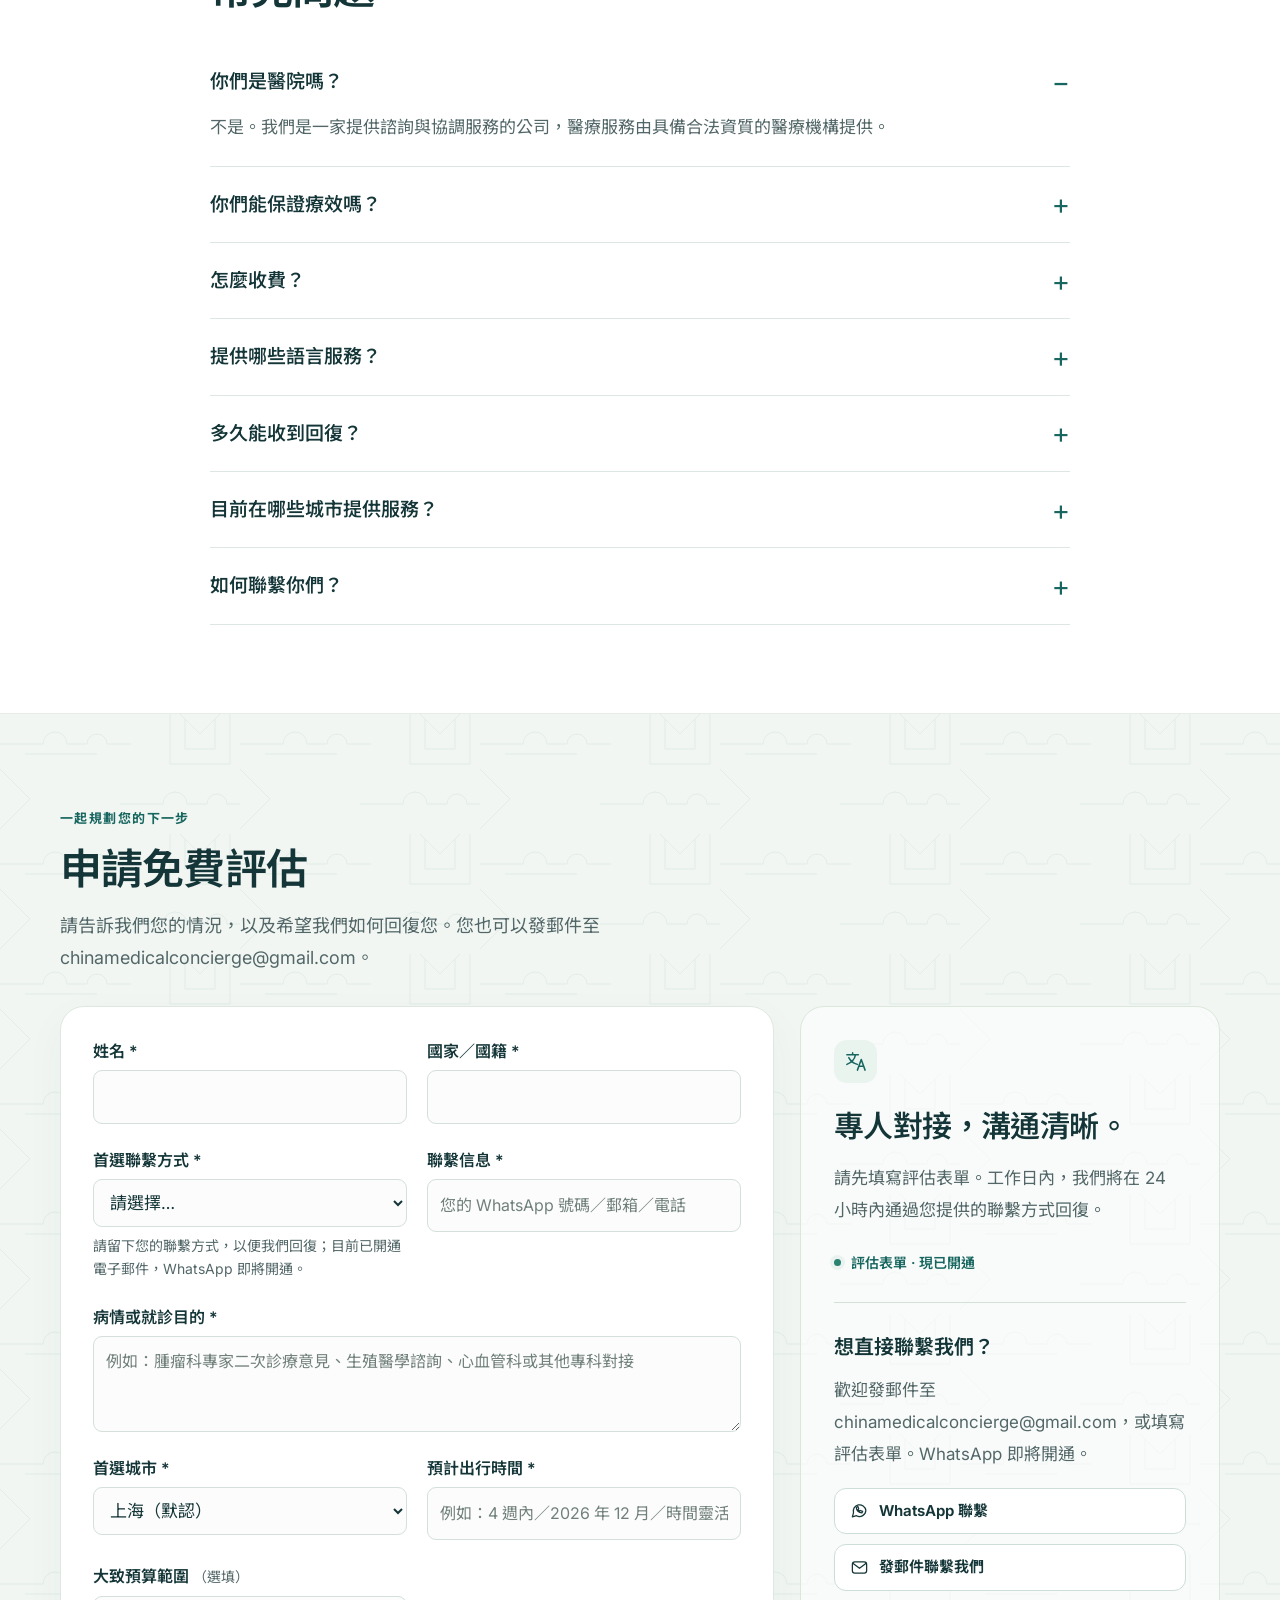
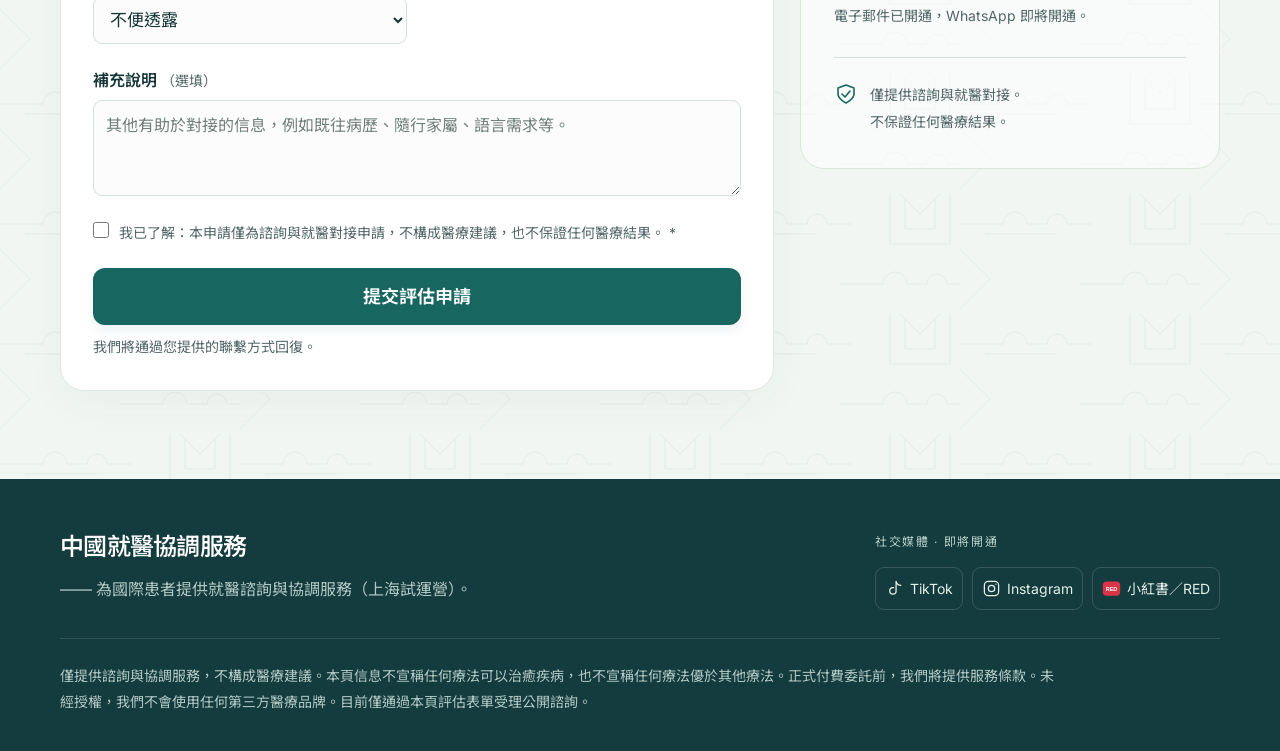
<file: zh-hant.html>
<!DOCTYPE html>
<html lang="zh-Hant">
<head>
  <meta charset="UTF-8" />
  <meta name="viewport" content="width=device-width, initial-scale=1" />
  <meta name="description" content="為您對接中國上海的醫院、翻譯及落地協助服務。僅提供諮詢與就醫對接，不保證任何醫療結果。" />
  <title>中國就醫協調服務 — 為國際患者對接上海醫療資源</title>
  <link rel="preconnect" href="https://fonts.googleapis.com" />
  <link rel="preconnect" href="https://fonts.gstatic.com" crossorigin />
  <link href="https://fonts.googleapis.com/css2?family=Inter:wght@400;450;500;550;600;650;700;750;800&amp;family=Noto+Sans+TC:wght@400;500;600;700&amp;display=swap" rel="stylesheet" />
  <link rel="alternate" hreflang="en" href="index.html" />
  <link rel="alternate" hreflang="zh-Hant" href="zh-hant.html" />
  <meta name="theme-color" content="#153f43" />
  <link rel="stylesheet" href="styles.css" />
</head>
<body>
  <a class="skip-link" href="#assess">跳轉到評估表單</a>
  <header class="site-header">
    <div class="wrap nav">
      <a class="logo" href="#top"><span class="brand-mark"><svg viewbox="0 0 24 24" fill="none" stroke="currentColor" stroke-width="1.6" stroke-linecap="round" stroke-linejoin="round" aria-hidden="true"><path d="M5 21V5h14v16M2 21h20M9 3h6M9 10h6m-3-3v6M9 21v-4h6v4" /></svg></span><span class="seal" aria-hidden="true">滬</span><span class="brand-name">中國就醫 <span>協調服務</span></span></a>
      <nav class="nav-links" aria-label="主導航">
        <a href="#who">適用人群</a>
        <a href="#services">服務內容</a>
        <a href="#how">服務流程</a>
        <a href="#faq">常見問題</a>
        <a class="btn btn-primary" href="#assess">申請免費評估</a>
        <a class="language-switch" href="index.html" lang="en" hreflang="en" aria-label="Switch to English">English</a>
      </nav>
    </div>
  </header>

  <main id="top">
    <section class="hero">
      <div class="wrap hero-grid">
        <div>
          <div class="eyebrow"><span class="live-dot"></span>上海試運營 · 就醫對接與協調</div>
          <h1>為您對接<span class="hero-accent">中國上海的醫療資源</span>——<span class="no-break">醫院</span>、<span class="no-break">翻譯</span>及<span class="no-break">落地協助</span>。</h1>
          <p class="lead"> 我們協助國際患者聯繫醫院及可靠的本地合作方，安排諮詢、預約和行程。服務首先在上海開展，其他城市可視具體情況商定。我們不提供醫療服務，也不保證療效。 </p>
          <div class="chips" aria-label="可對接的專科示例">
            <span class="chip">腫瘤科</span>
            <span class="chip">生殖醫學</span>
            <span class="chip">心血管科</span>
            <span class="chip">其他專科／專家二次診療意見</span>
          </div>
          <a class="btn btn-primary" href="#assess">申請免費評估 <svg viewbox="0 0 24 24" fill="none" stroke="currentColor" stroke-width="1.6" stroke-linecap="round" stroke-linejoin="round" aria-hidden="true"><path d="M4 12h15m-5-5 5 5-5 5" /></svg></a><div class="contact-actions"><a class="btn btn-secondary" href="#assess" data-channel="whatsapp" aria-label="通過 WhatsApp 聯繫（即將開通）"><svg viewbox="0 0 24 24" fill="none" stroke="currentColor" stroke-width="1.6" stroke-linecap="round" stroke-linejoin="round" aria-hidden="true"><path d="M20 11.6a8 8 0 0 1-11.8 7L3 20l1.4-5A8 8 0 1 1 20 11.6Z" /><path d="M8 8c0 4 3 7 7 7l1-2-3-1-1 1-2-2 1-1-1-3Z" /></svg><span>WhatsApp 聯繫</span></a><a class="btn btn-secondary" href="#assess" data-channel="email" aria-label="發郵件聯繫我們"><svg viewbox="0 0 24 24" fill="none" stroke="currentColor" stroke-width="1.6" stroke-linecap="round" stroke-linejoin="round" aria-hidden="true"><rect x="3" y="5" width="18" height="14" rx="3" /><path d="m4 7 8 6 8-6" /></svg><span>發郵件聯繫我們</span></a></div><p class="channel-note">評估表單和電子郵件現已開通，WhatsApp 即將開通。</p>
        </div>
        <aside class="hero-card" aria-label="服務概覽">
          <div class="city-art" aria-hidden="true"><div class="art-label">您的就醫旅程<br><strong>從上海開始。</strong></div>
          <svg class="skyline" viewbox="0 0 500 310" fill="none"><defs><lineargradient id="tower" x1="0" y1="0" x2="0" y2="1"><stop stop-color="#d6f3ef" /><stop offset="1" stop-color="#81b8b0" /></lineargradient></defs><circle cx="345" cy="105" r="68" fill="#d3f2d8" opacity=".5" /><path d="M0 274Q100 237 235 272t265-9v47H0Z" fill="#28636a" /><g fill="url(#tower)" stroke="#b7e2d8" stroke-width="1.2"><path d="M94 270V160h40v110M144 270V196h25v74M186 270V133h30v137M244 270V156h30v114M292 270V106l27-18 27 18v164M364 270V86l24-37 17 221M418 270V134l27-18 9 154" /><path d="m50 269 14-96h12l14 96M70 80v139" /><circle cx="70" cy="123" r="24" /><circle cx="70" cy="185" r="12" /><path d="m360 270 27-205 8 205" /></g><g stroke="#f1fff8" opacity=".5"><path d="M102 180h24m-24 18h24m-24 18h24m-24 18h24M300 121h38m-38 20h38m-38 20h38m-38 20h38m-38 20h38m-38 20h38M192 153h18m-18 20h18m-18 20h18m-18 20h18" /></g><path d="M0 291q120-18 250 0t250-4" stroke="#8dcec4" stroke-width="2" opacity=".6" /></svg>
          <div class="art-tag">31.2304° N 121.4737° E</div></div><div class="snapshot-body">
          <h2>僅提供諮詢與就醫對接</h2>
          <p>醫療服務由具備合法資質的醫院提供。我們負責協調轉診、翻譯和行程安排。</p>
          <ul>
            <li>主要服務城市：上海</li>
            <li>回復時間：工作日 24 小時內</li>
            <li>目前對外受理渠道：僅限評估表單</li>
            <li>不保證醫療結果</li>
          </ul>
        </div></aside>
      </div>
    </section>

    <div class="trust-strip"><div class="wrap trust-items"><span><svg viewbox="0 0 24 24" fill="none" stroke="currentColor" stroke-width="1.6" stroke-linecap="round" stroke-linejoin="round" aria-hidden="true"><path d="m12 3 8 3v6c0 5-8 9-8 9s-8-4-8-9V6l8-3Z" /><path d="m8 12 3 3 5-6" /></svg>僅提供諮詢，不提供醫療服務</span><span><svg viewbox="0 0 24 24" fill="none" stroke="currentColor" stroke-width="1.6" stroke-linecap="round" stroke-linejoin="round" aria-hidden="true"><path d="M3 5h12M9 3v2m-4 3c2 4 5 6 9 7M12 5c-1 5-4 8-9 10m11 6 4-11 4 11m-6-4h4" /></svg>中英雙語服務</span><span><svg viewbox="0 0 24 24" fill="none" stroke="currentColor" stroke-width="1.6" stroke-linecap="round" stroke-linejoin="round" aria-hidden="true"><rect x="2" y="5" width="20" height="14" rx="3" /><path d="M2 10h20M6 15h4" /></svg>協調費用事先明確告知</span></div></div>
    <section class="section" id="facilities">
      <div class="wrap">
        <h2>中國醫院國際部就醫環境</h2>
        <p class="section-intro">我們協助您與醫院建立聯繫，服務首先在上海開展。以下照片來自北京、上海和香港的醫院國際醫療部，展示了就醫時常見的環境——診室、病房、走廊、影像檢查室和安靜的候診區。醫療服務由具備合法資質的醫院提供；我們僅提供諮詢與就醫對接。</p>
        <div class="facility-impressions">
          <article class="card">
            <h3>大型綜合醫院</h3>
            <p>很多首診和住院安排都在大型綜合醫院進行——寬敞的走廊與公共區域，是大型醫院日常運轉的一部分。</p>
          </article>
          <article class="card">
            <h3>專科及國際醫療部</h3>
            <p>診室和候診區相對安靜，常見於專科門診或國際醫療部，便於詳細介紹病情、充分溝通。</p>
          </article>
          <article class="card">
            <h3>現代化手術中心</h3>
            <p>現代化手術室及配套空間：準備就緒的手術台、無影燈，以及潔淨、設備齊全的環境。</p>
          </article>
        </div>
        <div class="facilities-carousel" role="region" aria-roledescription="輪播圖" aria-label="常見就醫環境照片" tabindex="0">
          <div class="carousel-viewport">
            <ul class="carousel-track">
              <li class="carousel-slide" data-slide="0">
                <figure>
                  <img src="assets/photos/photo-01-waiting-lounge.webp" alt="明亮安靜的候診區，設有沙發座椅和採光天窗，一側是診室門。" width="1600" height="900" loading="eager" decoding="async" />
                  <figcaption>明亮安靜的候診區。</figcaption>
                </figure>
              </li>
              <li class="carousel-slide" data-slide="1">
                <figure>
                  <img src="assets/photos/photo-02-consultation-room.webp" alt="診室，配有診桌、座椅和檢查床。" width="1600" height="900" loading="lazy" decoding="async" />
                  <figcaption>診室，配有診桌和檢查床。</figcaption>
                </figure>
              </li>
              <li class="carousel-slide" data-slide="2">
                <figure>
                  <img src="assets/photos/photo-03-consulting-corridor.webp" alt="診室走廊，牆邊設有扶手、綠植和候診座椅。" width="1600" height="900" loading="lazy" decoding="async" />
                  <figcaption>診室走廊，牆邊設有扶手和候診座椅。</figcaption>
                </figure>
              </li>
              <li class="carousel-slide" data-slide="3">
                <figure>
                  <img src="assets/photos/photo-04-ct-imaging.webp" alt="CT 檢查室，掃描設備和檢查床已準備就緒。" width="1600" height="900" loading="lazy" decoding="async" />
                  <figcaption>CT 檢查室，設備已準備就緒。</figcaption>
                </figure>
              </li>
              <li class="carousel-slide" data-slide="4">
                <figure>
                  <img src="assets/photos/photo-05-inpatient-room.webp" alt="明亮的單人病房，配有病床和靠窗的休息區。" width="1600" height="900" loading="lazy" decoding="async" />
                  <figcaption>明亮的單人病房，配有病床和休息區。</figcaption>
                </figure>
              </li>
              <li class="carousel-slide" data-slide="5">
                <figure>
                  <img src="assets/photos/photo-06-infusion-bay.webp" alt="輸液區，設有躺椅、輸液架和隔簾。" width="1600" height="900" loading="lazy" decoding="async" />
                  <figcaption>輸液區，設有躺椅和隔簾。</figcaption>
                </figure>
              </li>
            </ul>
          </div>
          <button type="button" class="carousel-btn prev" aria-label="上一張照片">
            <svg viewBox="0 0 24 24" fill="none" stroke="currentColor" stroke-width="1.8" stroke-linecap="round" stroke-linejoin="round" aria-hidden="true"><path d="M15 5 8 12l7 7"/></svg>
          </button>
          <button type="button" class="carousel-btn next" aria-label="下一張照片">
            <svg viewBox="0 0 24 24" fill="none" stroke="currentColor" stroke-width="1.8" stroke-linecap="round" stroke-linejoin="round" aria-hidden="true"><path d="m9 5 7 7-7 7"/></svg>
          </button>
          <div class="carousel-dots" aria-label="選擇照片"></div>
          <p class="carousel-status visually-hidden" aria-live="polite" aria-atomic="true"></p>
        </div>
        <p class="photo-credit">照片來自中國各地醫院國際醫療部的公開網頁，僅用於展示常見就醫環境，不代表這些醫院與我們存在合作或背書關係。來源詳見 PHOTO-SOURCES.md。</p>
      </div>
    </section>

    <section class="section" id="who">
      <div class="wrap">
        <h2>哪些人適合使用我們的服務？</h2>
        <p class="section-intro">適合正在考慮來中國就醫、希望有專人幫忙梳理就醫方案的人士。</p>
        <div class="card audience">
          <ul>
            <li>考慮來中國就醫或希望獲得專家二次診療意見的患者（優先上海）</li>
            <li>為親人安排就醫的家屬</li>
            <li>需要協助了解就醫流程、預約掛號的在華外籍人士</li>
            <li>希望對接腫瘤科、生殖醫學、心血管科或其他專科資源的人士</li>
          </ul>
        </div>
      </div>
    </section>

    <section class="section" id="services">
      <div class="wrap">
        <h2>服務內容</h2>
        <p class="section-intro">圍繞醫院對接和本地安排提供協調服務，不提供醫療服務。</p>
        <div class="grid-3">
          <article class="card service-card"><img class="service-art" src="assets/hospital.svg" alt="醫院建築及醫生接待諮詢的示意圖" loading="lazy" width="360" height="180" />
            <div class="service-icon"><svg viewbox="0 0 24 24" fill="none" stroke="currentColor" stroke-width="1.6" stroke-linecap="round" stroke-linejoin="round" aria-hidden="true"><path d="M5 21V5h14v16M2 21h20M9 3h6M9 10h6m-3-3v6M9 21v-4h6v4" /></svg></div><h3>1. 醫院對接</h3>
            <p>根據您的病情摘要，協助聯繫合適的醫院或國際醫療部。</p>
          </article>
          <article class="card service-card"><img class="service-art" src="assets/interpreter.svg" alt="中英文對話與翻譯服務示意圖" loading="lazy" width="360" height="180" />
            <div class="service-icon"><svg viewbox="0 0 24 24" fill="none" stroke="currentColor" stroke-width="1.6" stroke-linecap="round" stroke-linejoin="round" aria-hidden="true"><path d="M3 5h12M9 3v2m-4 3c2 4 5 6 9 7M12 5c-1 5-4 8-9 10m11 6 4-11 4 11m-6-4h4" /></svg></div><h3>2. 翻譯與陪診</h3>
            <p>為就診和預約提供中英雙語協助。</p>
          </article>
          <article class="card service-card"><img class="service-art" src="assets/arrival.svg" alt="抵達上海浦東機場、住宿及用車安排示意圖" loading="lazy" width="360" height="180" />
            <div class="service-icon"><svg viewbox="0 0 24 24" fill="none" stroke="currentColor" stroke-width="1.6" stroke-linecap="round" stroke-linejoin="round" aria-hidden="true"><path d="m3 12 18-8-6 17-4-7-8-2Z" /><path d="m11 14 6-6" /></svg></div><h3>3. 落地與行程安排</h3>
            <p>提供材料準備、時間規劃和本地協調方面的指引，必要時聯繫合作方。</p>
          </article>
          <article class="card service-card"><img class="service-art" src="assets/payment.svg" alt="銀行卡、費用單據與保險示意圖" loading="lazy" width="360" height="180" />
            <div class="service-icon"><svg viewbox="0 0 24 24" fill="none" stroke="currentColor" stroke-width="1.6" stroke-linecap="round" stroke-linejoin="round" aria-hidden="true"><rect x="2" y="5" width="20" height="14" rx="3" /><path d="M2 10h20M6 15h4" /></svg></div><h3>4. 保險與支付協調</h3>
            <p>協助您了解醫院可接受的保險和常用支付方式，不保證保險理賠或支付結果。</p>
          </article>
          <article class="card service-card"><img class="service-art" src="assets/coordination.svg" alt="就醫事項清單與專屬對接人示意圖" loading="lazy" width="360" height="180" />
            <div class="service-icon"><svg viewbox="0 0 24 24" fill="none" stroke="currentColor" stroke-width="1.6" stroke-linecap="round" stroke-linejoin="round" aria-hidden="true"><rect x="4" y="5" width="16" height="16" rx="3" /><path d="M9 5V3h6v2M8 11h8m-8 5h5" /></svg></div><h3>5. 專人跟進</h3>
            <p>從首次諮詢到就診當天，由一位專屬對接人全程跟進。</p>
          </article>
        </div>
      </div>
    </section>

    <section class="section" id="how">
      <div class="wrap">
        <h2>服務流程</h2>
        <div class="grid-4 timeline">
          <article class="card"><img class="journey-art" src="assets/journey-form.svg" alt="填寫評估申請表" loading="lazy" width="360" height="180" />
            <div class="step-num">1</div>
            <h3>填寫表單</h3>
            <p>提供病情、首選城市、預計時間、預算範圍及聯繫方式。</p>
          </article>
          <article class="card"><img class="journey-art" src="assets/journey-reply.svg" alt="收到協調專員的回復" loading="lazy" width="360" height="180" />
            <div class="step-num">2</div>
            <h3>我們回復</h3>
            <p>通過您提供的聯繫方式，在 24 小時內回復，說明需要補充的信息和後續步驟。</p>
          </article>
          <article class="card"><img class="journey-art" src="assets/journey-match.svg" alt="了解匹配的醫院和服務方案" loading="lazy" width="360" height="180" />
            <div class="step-num">3</div>
            <h3>匹配方案</h3>
            <p>我們為您匹配醫院和相關服務，並提供清晰的安排計劃。</p>
          </article>
          <article class="card"><img class="journey-art" src="assets/journey-decide.svg" alt="決定下一步並協調就診安排" loading="lazy" width="360" height="180" />
            <div class="step-num">4</div>
            <h3>由您決定</h3>
            <p>如您決定繼續，我們將協調轉診和本地服務安排。</p>
          </article>
        </div>
      </div>
    </section>

    <section class="section" id="cities">
      <div class="wrap">
        <h2>服務城市</h2>
        <div class="cities">
          <div class="city">
            <strong>上海</strong>
            <span>試運營重點城市</span>
          </div>
          <div class="city">
            <strong>北京</strong>
            <span>計劃拓展</span>
          </div>
          <div class="city">
            <strong>廣州</strong>
            <span>計劃拓展</span>
          </div>
        </div>
        <p class="section-intro" style="margin-top:1rem;margin-bottom:0;"> 表單中的首選城市默認為上海；其他城市將根據服務能力安排。 </p>
      </div>
    </section>

    <section class="section" id="faq">
      <div class="wrap faq">
        <h2>常見問題</h2>
        <details open>
          <summary>你們是醫院嗎？</summary>
          <p>不是。我們是一家提供諮詢與協調服務的公司，醫療服務由具備合法資質的醫療機構提供。</p>
        </details>
        <details>
          <summary>你們能保證療效嗎？</summary>
          <p>不能。我們不承諾任何醫療結果。</p>
        </details>
        <details>
          <summary>怎麼收費？</summary>
          <p>了解您的病情後，我們會就諮詢與協調服務單獨報價。醫療費用一般直接支付給醫院。</p>
        </details>
        <details>
          <summary>提供哪些語言服務？</summary>
          <p>以英語為主；其他語言將根據合作方的服務情況安排。</p>
        </details>
        <details>
          <summary>多久能收到回復？</summary>
          <p>工作日內，我們力爭在 24 小時內回復新提交的表單。</p>
        </details>
        <details>
          <summary>目前在哪些城市提供服務？</summary>
          <p>試運營階段以上海為重點，北京、廣州為計劃拓展城市。</p>
        </details>
        <details>
          <summary>如何聯繫你們？</summary>
          <p>請使用本頁的評估表單，也可以發送電子郵件聯繫我們；WhatsApp 將於稍後開通。</p>
        </details>
      </div>
    </section>

    <section class="section form-section" id="assess">
      <div class="wrap">
        <div class="eyebrow">一起規劃您的下一步</div><h2>申請免費評估</h2>
        <p class="section-intro"> 請告訴我們您的情況，以及希望我們如何回復您。您也可以發郵件至 chinamedicalconcierge@gmail.com。 </p>
        <div class="assessment-layout"><div class="form-shell">
          <form id="lead-form" name="assessment" method="POST" data-netlify="true" data-netlify-honeypot="bot-field" netlify novalidate>
            <input type="hidden" name="form-name" value="assessment" />
            <p class="visually-hidden" style="position:absolute;left:-10000px;height:1px;width:1px;overflow:hidden;">
              <label>請勿填寫此項： <input name="bot-field" tabindex="-1" autocomplete="off" /></label>
            </p>
            <div class="form-grid">
              <div class="field" data-field="full_name">
                <label for="full_name">姓名 <span aria-hidden="true">*</span></label>
                <input id="full_name" name="full_name" type="text" autocomplete="name" required />
                <span class="error-msg">請填寫您的姓名。</span>
              </div>

              <div class="field" data-field="country">
                <label for="country">國家／國籍 <span aria-hidden="true">*</span></label>
                <input id="country" name="country" type="text" autocomplete="country-name" required />
                <span class="error-msg">請填寫您的國家或國籍。</span>
              </div>

              <div class="field" data-field="contact_method">
                <label for="contact_method">首選聯繫方式 <span aria-hidden="true">*</span></label>
                <select id="contact_method" name="contact_method" required>
                  <option value="">請選擇…</option>
                  <option value="whatsapp">WhatsApp（您的號碼）</option>
                  <option value="email">電子郵件（您的郵箱地址）</option>
                  <option value="phone">電話（您的號碼）</option>
                </select>
                <span class="hint">請留下您的聯繫方式，以便我們回復；目前已開通電子郵件，WhatsApp 即將開通。</span>
                <span class="error-msg">請選擇聯繫方式。</span>
              </div>

              <div class="field" data-field="contact_value">
                <label for="contact_value">聯繫信息 <span aria-hidden="true">*</span></label>
                <input id="contact_value" name="contact_value" type="text" required placeholder="您的 WhatsApp 號碼／郵箱／電話" />
                <span class="error-msg">請填寫我們可以用來回復您的聯繫信息。</span>
              </div>

              <div class="field full" data-field="condition">
                <label for="condition">病情或就診目的 <span aria-hidden="true">*</span></label>
                <textarea id="condition" name="condition" required placeholder="例如：腫瘤科專家二次診療意見、生殖醫學諮詢、心血管科或其他專科對接"></textarea>
                <span class="error-msg">請簡要描述病情或就診目的。</span>
              </div>

              <div class="field" data-field="preferred_city">
                <label for="preferred_city">首選城市 <span aria-hidden="true">*</span></label>
                <select id="preferred_city" name="preferred_city" required>
                  <option value="Shanghai" selected>上海（默認）</option>
                  <option value="Beijing">北京</option>
                  <option value="Guangzhou">廣州</option>
                  <option value="Other">其他／另行商定</option>
                </select>
                <span class="error-msg">請選擇首選城市。</span>
              </div>

              <div class="field" data-field="timeline">
                <label for="timeline">預計出行時間 <span aria-hidden="true">*</span></label>
                <input id="timeline" name="timeline" type="text" required placeholder="例如：4 週內／2026 年 12 月／時間靈活" />
                <span class="error-msg">請填寫大致的出行時間。</span>
              </div>

              <div class="field" data-field="budget_range">
                <label for="budget_range">大致預算範圍 <span class="hint">（選填）</span></label>
                <select id="budget_range" name="budget_range">
                  <option value="">不便透露</option>
                  <option value="under_5k">5,000 美元以下</option>
                  <option value="5k_15k">5,000–15,000 美元</option>
                  <option value="15k_50k">15,000–50,000 美元</option>
                  <option value="50k_plus">50,000 美元以上</option>
                  <option value="unsure">尚未確定／需要建議</option>
                </select>
              </div>

              <div class="field full" data-field="notes">
                <label for="notes">補充說明 <span class="hint">（選填）</span></label>
                <textarea id="notes" name="notes" placeholder="其他有助於對接的信息，例如既往病歷、隨行家屬、語言需求等。"></textarea>
              </div>

              <div class="field full" data-field="consent">
                <label class="consent" for="consent">
                  <input id="consent" name="consent" type="checkbox" value="yes" required />
                  <span>我已了解：本申請僅為諮詢與就醫對接申請，不構成醫療建議，也不保證任何醫療結果。 <span aria-hidden="true">*</span></span>
                </label>
                <span class="error-msg">請先同意以上聲明再提交。</span>
              </div>
            </div>

            <div class="form-actions">
              <button class="btn btn-primary" type="submit" id="submit-btn">提交評估申請</button>
              <span class="form-note">我們將通過您提供的聯繫方式回復。</span>
            </div>
            <div id="form-status" class="status" role="status" aria-live="polite"></div>
          </form>
        </div><aside class="contact-card"><div class="service-icon"><svg viewbox="0 0 24 24" fill="none" stroke="currentColor" stroke-width="1.6" stroke-linecap="round" stroke-linejoin="round" aria-hidden="true"><path d="M3 5h12M9 3v2m-4 3c2 4 5 6 9 7M12 5c-1 5-4 8-9 10m11 6 4-11 4 11m-6-4h4" /></svg></div><h3>專人對接，溝通清晰。</h3><p>請先填寫評估表單。工作日內，我們將在 24 小時內通過您提供的聯繫方式回復。</p><div class="contact-live"><span class="live-dot"></span> 評估表單 · 現已開通</div><hr><h4>想直接聯繫我們？</h4><p>歡迎發郵件至 chinamedicalconcierge@gmail.com，或填寫評估表單。WhatsApp 即將開通。</p><div class="contact-actions"><a class="btn btn-secondary" href="#assess" data-channel="whatsapp" aria-label="通過 WhatsApp 聯繫（即將開通）"><svg viewbox="0 0 24 24" fill="none" stroke="currentColor" stroke-width="1.6" stroke-linecap="round" stroke-linejoin="round" aria-hidden="true"><path d="M20 11.6a8 8 0 0 1-11.8 7L3 20l1.4-5A8 8 0 1 1 20 11.6Z" /><path d="M8 8c0 4 3 7 7 7l1-2-3-1-1 1-2-2 1-1-1-3Z" /></svg><span>WhatsApp 聯繫</span></a><a class="btn btn-secondary" href="#assess" data-channel="email" aria-label="發郵件聯繫我們"><svg viewbox="0 0 24 24" fill="none" stroke="currentColor" stroke-width="1.6" stroke-linecap="round" stroke-linejoin="round" aria-hidden="true"><rect x="3" y="5" width="18" height="14" rx="3" /><path d="m4 7 8 6 8-6" /></svg><span>發郵件聯繫我們</span></a></div><p class="channel-note">電子郵件已開通，WhatsApp 即將開通。</p><div class="contact-care"><svg viewbox="0 0 24 24" fill="none" stroke="currentColor" stroke-width="1.6" stroke-linecap="round" stroke-linejoin="round" aria-hidden="true"><path d="m12 3 8 3v6c0 5-8 9-8 9s-8-4-8-9V6l8-3Z" /><path d="m8 12 3 3 5-6" /></svg><p>僅提供諮詢與就醫對接。<br>不保證任何醫療結果。</p></div></aside></div>
      </div>
    </section>
  </main>

  <footer class="site-footer">
    <div class="wrap">
<div class="footer-top"><div><strong>中國就醫協調服務</strong> —— 為國際患者提供就醫諮詢與協調服務（上海試運營）。</div><div class="footer-social"><span>社交媒體 · 即將開通</span><div class="social-links"><a class="social-link" href="#assess" data-channel="tiktok" aria-label="TikTok（即將開通）"><svg viewbox="0 0 24 24" fill="none" stroke="currentColor" stroke-width="1.6" stroke-linecap="round" stroke-linejoin="round" aria-hidden="true"><path d="M14 3v12a4 4 0 1 1-4-4h1M14 3c1 4 3 5 6 5" /></svg><span>TikTok</span></a><a class="social-link" href="#assess" data-channel="instagram" aria-label="Instagram（即將開通）"><svg viewbox="0 0 24 24" fill="none" stroke="currentColor" stroke-width="1.6" stroke-linecap="round" stroke-linejoin="round" aria-hidden="true"><rect x="3" y="3" width="18" height="18" rx="5" /><circle cx="12" cy="12" r="4" /><circle cx="17.5" cy="6.5" r=".8" fill="currentColor" stroke="none" /></svg><span>Instagram</span></a><a class="social-link" href="#assess" data-channel="xiaohongshu" aria-label="小紅書／RED（即將開通）"><svg viewbox="0 0 24 24" fill="none" stroke="currentColor" stroke-width="1.6" stroke-linecap="round" stroke-linejoin="round" aria-hidden="true"><rect x="1" y="3" width="22" height="18" rx="5" fill="#d93448" stroke="none" /><text x="12" y="15" font-size="7" font-family="Arial,sans-serif" font-weight="700" text-anchor="middle" fill="white" stroke="none">RED</text></svg><span>小紅書／RED</span></a></div></div></div>
      <p class="legal"> 僅提供諮詢與協調服務，不構成醫療建議。本頁信息不宣稱任何療法可以治癒疾病，也不宣稱任何療法優於其他療法。正式付費委託前，我們將提供服務條款。未經授權，我們不會使用任何第三方醫療品牌。目前僅通過本頁評估表單受理公開諮詢。 </p>
    </div>
  </footer>

<nav class="social-rail" aria-label="社交媒體（即將開通）"><div class="social-links"><a class="social-link" href="#assess" data-channel="tiktok" aria-label="TikTok（即將開通）"><svg viewbox="0 0 24 24" fill="none" stroke="currentColor" stroke-width="1.6" stroke-linecap="round" stroke-linejoin="round" aria-hidden="true"><path d="M14 3v12a4 4 0 1 1-4-4h1M14 3c1 4 3 5 6 5" /></svg><span>TikTok</span></a><a class="social-link" href="#assess" data-channel="instagram" aria-label="Instagram（即將開通）"><svg viewbox="0 0 24 24" fill="none" stroke="currentColor" stroke-width="1.6" stroke-linecap="round" stroke-linejoin="round" aria-hidden="true"><rect x="3" y="3" width="18" height="18" rx="5" /><circle cx="12" cy="12" r="4" /><circle cx="17.5" cy="6.5" r=".8" fill="currentColor" stroke="none" /></svg><span>Instagram</span></a><a class="social-link" href="#assess" data-channel="xiaohongshu" aria-label="小紅書／RED（即將開通）"><svg viewbox="0 0 24 24" fill="none" stroke="currentColor" stroke-width="1.6" stroke-linecap="round" stroke-linejoin="round" aria-hidden="true"><rect x="1" y="3" width="22" height="18" rx="5" fill="#d93448" stroke="none" /><text x="12" y="15" font-size="7" font-family="Arial,sans-serif" font-weight="700" text-anchor="middle" fill="white" stroke="none">RED</text></svg><span>小紅書／RED</span></a></div></nav>
  <div id="channel-toast" class="channel-toast" role="status" aria-live="polite" hidden><span>即將開通——請先填寫評估表單，我們將在 24 小時內回復</span><button type="button" aria-label="關閉提示">×</button></div>
  <script src="app.js" defer></script>
</body>
</html>
</file>
<file: styles.css>
:root{--ink:#153638;--muted:#536768;--brand:#17665f;--brand-dark:#104b46;--line:#dce7e3;--soft:#eaf4ef;--surface:#fff;--radius:24px;--max:1160px;--font:Inter,"Noto Sans TC","PingFang TC","Microsoft JhengHei",-apple-system,BlinkMacSystemFont,"Segoe UI",sans-serif}*{box-sizing:border-box}html{scroll-behavior:smooth;scroll-padding-top:110px}body{margin:0;background:#fff;color:var(--ink);font-family:var(--font);line-height:1.65;-webkit-font-smoothing:antialiased}a{color:var(--brand);text-decoration:none}a:hover{text-decoration:none}button,input,textarea,select{font:inherit}svg{width:24px;height:24px;flex-shrink:0}button,a,input,textarea,select,summary{-webkit-tap-highlight-color:transparent}a:focus-visible,button:focus-visible,summary:focus-visible{outline:3px solid #338a81;outline-offset:5px}.wrap{width:min(100% - 96px,var(--max));margin-inline:auto}.skip-link{position:fixed;top:-100px;left:16px;padding:12px 18px;background:var(--ink);color:white;z-index:100}.skip-link:focus{top:12px}.site-header{position:sticky;top:0;z-index:30;background:rgba(255,255,255,.85);backdrop-filter:blur(22px);border-bottom:1px solid rgba(220,231,227,.8)}.nav{display:flex;align-items:center;justify-content:space-between;gap:24px;padding:19px 0}.logo{display:flex;gap:10px;align-items:center;color:var(--ink);font-size:18px;font-weight:750;letter-spacing:-.03em;line-height:1.25;flex-shrink:0}.brand-mark{display:grid;place-items:center;width:38px;height:38px;border-radius:12px;background:var(--brand);color:#fff}.brand-name>span{display:block;font-weight:500;letter-spacing:.025em;font-size:17px;color:var(--muted);margin-top:3px}.nav-links{display:flex;gap:24px;align-items:center}.nav-links>a{font-size:17px;font-weight:550;color:var(--muted)}.nav-links>a:hover{color:var(--brand)}.btn{display:inline-flex;align-items:center;justify-content:center;gap:10px;border:1px solid transparent;border-radius:12px;padding:14px 22px;font-size:18px;font-weight:650;line-height:1.5;cursor:pointer;transition:transform .2s,background .2s,box-shadow .2s}.btn:hover{transform:translateY(-2px)}.btn svg{width:19px;height:19px}.btn-primary,.nav-links>a.btn-primary{color:#fff;background:var(--brand);box-shadow:0 5px 12px #17665f15}.btn-primary:hover{background:var(--brand-dark);box-shadow:0 8px 20px #17665f25}.nav-links .btn{padding:11px 17px;font-size:16px}.btn-secondary{background:rgba(255,255,255,.75);border-color:#cdded7;color:var(--ink)}.btn-secondary:hover{background:#fff}.hero{position:relative;overflow:hidden;padding:74px 0 72px;background:radial-gradient(ellipse at 85% 50%,#dceee5 0,transparent 50%),radial-gradient(ellipse at 10% 0,#edf4ed 0,transparent 65%),linear-gradient(135deg,#f7faf8,#f4f7f1)}.hero-grid{display:grid;grid-template-columns:1.4fr 1fr;gap:68px;align-items:center}.eyebrow{display:inline-flex;align-items:center;gap:9px;font-size:15px;font-weight:700;letter-spacing:.11em;text-transform:uppercase;color:var(--brand);margin-bottom:23px}.live-dot{width:7px;height:7px;display:inline-block;flex-shrink:0;border-radius:50%;background:#298270;box-shadow:0 0 0 4px #29827012}h1,h2,h3,h4,p{margin-top:0}h1{font-size:clamp(36px,3.55vw,51px);line-height:1.15;letter-spacing:-.055em;font-weight:650;margin-bottom:23px}.hero-accent{color:var(--brand)}.lead{color:var(--muted);font-size:18px;line-height:1.85;margin-bottom:22px;max-width:560px}.chips{display:flex;flex-wrap:wrap;gap:8px;margin:0 0 28px}.chip{border:1px solid #cfdfd5;border-radius:7px;background:#ffffff80;padding:5px 9px;font-size:15px;color:#4b6660;font-weight:500}.contact-actions{display:flex;flex-wrap:wrap;gap:10px;margin-top:12px}.contact-actions .btn{font-size:16px;padding:11px 15px}.channel-note{font-size:15px;line-height:1.7;color:var(--muted);margin:12px 0 0}.hero-card{border:1px solid #fff;border-radius:26px;overflow:hidden;background:#ffffffdc;box-shadow:0 26px 70px #184e3d15;transform:none}.city-art{position:relative;height:268px;background:linear-gradient(150deg,#1a5354,#123a3e);overflow:hidden}.art-label{position:absolute;top:24px;left:26px;z-index:1;color:#b9dcd0;font-size:12px;letter-spacing:.16em;line-height:2.1}.art-label strong{font-size:27px;letter-spacing:-.03em;color:#fff;font-weight:500}.skyline{position:absolute;bottom:0;width:100%;height:240px}.art-tag{position:absolute;bottom:12px;right:18px;color:#c3e3d8;font-size:11px;letter-spacing:.15em}.snapshot-body{padding:25px 27px}.hero-card h2{font-size:22px;letter-spacing:-.035em;margin-bottom:9px}.hero-card p,.hero-card li{font-size:16px;color:var(--muted)}.hero-card ul{list-style:none;padding:0;margin:17px 0 0;display:grid;gap:7px}.hero-card li:before{content:'✓';color:var(--brand);padding-right:9px;font-weight:700}.trust-strip{border-bottom:1px solid var(--line);background:#fff}.trust-items{display:flex;align-items:center;justify-content:space-between;gap:25px;padding-top:24px;padding-bottom:24px}.trust-items span{display:flex;gap:12px;align-items:center;font-size:16px;font-weight:550;color:var(--muted)}.trust-items svg{width:20px;height:20px;color:var(--brand)}.section{padding:88px 0}.section h2{font-size:42px;line-height:1.2;letter-spacing:-.045em;font-weight:600;margin-bottom:15px}.section-intro{font-size:18px;color:var(--muted);max-width:610px;line-height:1.8;margin-bottom:32px}.card{padding:29px;border:1px solid var(--line);border-radius:var(--radius);background:#fff;transition:box-shadow .25s,transform .25s}.card:hover{box-shadow:0 15px 40px #143c3310;transform:translateY(-3px)}.card h3{font-size:20px;letter-spacing:-.025em;font-weight:650;line-height:1.45;margin-bottom:12px}.card p,.card li{font-size:17px;color:var(--muted);line-height:1.9;margin-bottom:0}.audience{padding:28px 35px;background:linear-gradient(110deg,#f4f8f5,#fff)}.audience ul{display:grid;grid-template-columns:1fr 1fr;gap:18px 40px;list-style:none;padding:0;margin:0}.audience li{position:relative;padding-left:25px}.audience li:before{content:'↗';position:absolute;left:0;color:var(--brand);font-size:21px}#services{background:#f6f8f6}.grid-3,.grid-4{display:grid;gap:17px}.grid-3{grid-template-columns:repeat(3,minmax(0,1fr))}.grid-4{grid-template-columns:repeat(4,minmax(0,1fr))}.service-icon{width:43px;height:43px;border-radius:13px;background:var(--soft);color:var(--brand);display:grid;place-items:center;margin-bottom:25px}.service-icon svg{width:23px;height:23px}.grid-3 .card:nth-child(2) .service-icon{background:#eff0fb;color:#6663a1}.grid-3 .card:nth-child(3) .service-icon{background:#fff4e7;color:#966c39}.grid-3 .card:nth-child(4) .service-icon{background:#eaf1f7;color:#4c7194}.timeline{position:relative;margin-top:36px;gap:26px}.timeline:before{content:'';position:absolute;left:30px;right:30px;top:24px;border-top:1px dashed #a7c2b9}.timeline .card{position:relative;border:0;border-radius:0;padding:0;background:transparent}.timeline .card:hover{box-shadow:none;transform:none}.step-num{position:relative;display:grid;place-items:center;width:48px;height:48px;background:#fff;border:1px solid #b7d1c5;border-radius:50%;color:var(--brand);font-size:18px;font-weight:650;margin-bottom:23px;box-shadow:0 0 0 8px white}.timeline .card:first-child .step-num{background:var(--brand);border-color:var(--brand);color:white}.timeline .card p{max-width:235px}#cities{padding-top:10px}.cities{display:grid;grid-template-columns:repeat(3,1fr);gap:17px}.city{border:1px solid var(--line);border-radius:18px;padding:24px;background:#f8faf8;display:flex;align-items:center;justify-content:space-between;gap:10px}.city strong{font-size:22px;font-weight:600;letter-spacing:-.03em}.city span{font-size:15px;color:var(--muted)}.city:first-child{background:#eaf3ed;border-color:#c5dccd}.city:first-child span{color:var(--brand)}#faq{border-top:1px solid var(--line)}.faq{max-width:860px}.faq h2{margin-bottom:30px}.faq details{padding:22px 0;border-bottom:1px solid var(--line)}.faq summary{font-size:18px;font-weight:550;cursor:pointer;list-style:none;display:flex;justify-content:space-between;align-items:center;gap:24px}.faq summary::-webkit-details-marker{display:none}.faq summary:after{content:'+';font-size:28px;font-weight:400;color:var(--brand);line-height:1}.faq details[open] summary:after{content:'−'}.faq p{font-size:17px;line-height:1.9;color:var(--muted);max-width:680px;margin:14px 0 0}.form-section{background:radial-gradient(ellipse at top right,#dfeee2,transparent 60%),#f1f6f2;border-top:1px solid #e5ede6}.form-section .eyebrow{margin-bottom:15px}.assessment-layout{display:grid;grid-template-columns:minmax(0,1.7fr) minmax(0,1fr);gap:26px;align-items:start}.form-shell{background:#fff;padding:32px;border-radius:24px;border:1px solid #dfe8e0;box-shadow:0 14px 44px #1c47340a}.form-grid{display:grid;grid-template-columns:repeat(2,minmax(0,1fr));gap:20px 18px}.field{display:flex;flex-direction:column;gap:7px;min-width:0}.field.full{grid-column:1/-1}label{font-size:16px;font-weight:600;line-height:1.5}.hint{font-size:15px;color:var(--muted);font-weight:400;line-height:1.7}input,textarea,select{width:100%;min-width:0;border:1px solid #d5e0da;background:#fbfcfb;border-radius:9px;padding:12px;font-size:17px;color:var(--ink);line-height:1.6}input:focus,textarea:focus,select:focus{outline:3px solid #b7d7c975;border-color:var(--brand);background:#fff}input::placeholder,textarea::placeholder{color:#71807b;font-size:16px}textarea{min-height:96px;resize:vertical}.consent{display:flex;align-items:start;gap:10px;font-size:15px;color:var(--muted);font-weight:400;line-height:1.8}.consent input{width:16px;height:16px;margin:2px 0 0;flex-shrink:0;accent-color:var(--brand)}.form-actions{display:flex;flex-direction:column;align-items:flex-start;gap:10px;margin-top:23px}.form-actions .btn{width:100%}.form-note{font-size:15px;color:var(--muted)}.status{display:none;margin-top:16px;padding:13px 16px;border-radius:10px;font-size:17px;overflow-wrap:anywhere}.status.show{display:block}.status.ok{background:#e9f5ec;color:#205a37;border:1px solid #bad8c3}.status.err{background:#fff0ee;color:#a52a1b;border:1px solid #eac5bf}.error-msg{display:none;font-size:15px;color:#aa3021}.field.error .error-msg{display:block}.field.error input,.field.error select,.field.error textarea{border-color:#bb3829}.btn:disabled{opacity:.6;cursor:wait;transform:none}.contact-card{padding:33px;background:#ffffff90;border:1px solid #dce7dc;border-radius:24px}.contact-card h3{font-size:30px;font-weight:550;line-height:1.25;letter-spacing:-.04em;margin-bottom:16px}.contact-card p{font-size:17px;color:var(--muted);line-height:1.9}.contact-live{display:flex;align-items:center;gap:10px;font-size:15px;font-weight:600;color:var(--brand);margin:24px 0}.contact-card hr{border:0;border-top:1px solid #d4e1d7;margin:28px 0}.contact-card h4{font-size:18px;font-weight:600;margin-bottom:10px}.contact-card .contact-actions{flex-direction:column}.contact-card .btn{justify-content:flex-start;background:#fff}.contact-card .channel-note{font-size:15px}.contact-care{display:flex;gap:12px;border-top:1px solid #d4e1d7;padding-top:24px;margin-top:28px;color:var(--brand)}.contact-care p{margin:0;font-size:15px}.site-footer{padding:48px 0 35px;background:#143b3d;color:#b1c9c5;font-size:16px}.footer-top{display:flex;align-items:flex-start;justify-content:space-between;gap:60px;padding-bottom:28px;border-bottom:1px solid #ffffff20}.footer-top>div:first-child{max-width:430px}.site-footer strong{color:#fff;display:block;font-size:22px;font-weight:550;letter-spacing:-.03em;margin-bottom:9px}.footer-social>span{font-size:12px;letter-spacing:.14em;color:#b5cec7}.social-links{display:flex;gap:9px;margin-top:13px}.social-link{display:flex;align-items:center;justify-content:center;gap:6px;padding:9px;border:1px solid #ffffff28;border-radius:9px;color:#e4f0eb;font-size:15px;transition:background .2s}.social-link svg{width:19px;height:19px}.social-link:hover{background:#ffffff15}.legal{font-size:14px;color:#b1c9c5;line-height:1.9;max-width:820px;margin:24px 0 0}.social-rail{position:fixed;right:13px;top:45%;z-index:25;padding:7px;background:#ffffffdb;border:1px solid var(--line);border-radius:40px;backdrop-filter:blur(16px);box-shadow:0 10px 25px #123c3410}.social-rail .social-links{flex-direction:column;margin:0;gap:5px}.social-rail .social-link{color:var(--muted);border:0;border-radius:50%;width:34px;height:34px;padding:7px}.social-rail .social-link:hover{background:var(--soft);color:var(--brand)}.social-rail .social-link span{position:absolute;width:1px;height:1px;overflow:hidden;clip-path:inset(50%)}.channel-toast{position:fixed;bottom:28px;left:50%;transform:translateX(-50%);z-index:80;display:flex;align-items:center;gap:18px;width:min(520px,calc(100% - 32px));padding:18px 20px;border-radius:15px;background:#153e3f;color:#fff;box-shadow:0 12px 40px #0003;font-size:17px}.channel-toast[hidden]{display:none}.channel-toast button{border:0;background:transparent;color:#fff;font-size:30px;line-height:1;cursor:pointer;padding:8px}.reveal{opacity:0;transform:translateY(15px);transition:opacity .65s ease,transform .65s ease}.reveal.revealed{opacity:1;transform:translateY(0)}
@media(min-width:1441px){h1{font-size:60px}.hero{padding:90px 0}}
@media(max-width:1100px){.social-rail{display:none}.nav-links{gap:15px}.wrap{width:calc(100% - 64px)}.hero-grid{gap:36px}.hero-card{transform:none}.nav-links>a{font-size:16px}}
@media(max-width:860px){.nav-links>a:not(.btn){display:none}.hero-grid{grid-template-columns:1fr 1fr;gap:28px}h1{font-size:42px}.hero{padding:55px 0}.city-art{height:230px}.grid-3{grid-template-columns:repeat(2,minmax(0,1fr))}.grid-4{grid-template-columns:repeat(2,minmax(0,1fr));gap:30px}.timeline:before{display:none}.assessment-layout{grid-template-columns:1fr}.contact-card .contact-actions{flex-direction:row}.footer-top{gap:30px}.social-link span{font-size:14px}.section{padding:64px 0}.city{flex-direction:column;align-items:flex-start}}
@media(max-width:600px){html{scroll-padding-top:88px}.wrap{width:calc(100% - 40px)}.nav{padding:14px 0;gap:12px}.logo{font-size:16px;gap:7px}.brand-name>span{font-size:15px}.brand-mark{width:31px;height:31px;border-radius:9px}.brand-mark svg{width:21px;height:21px}.nav-links .btn{font-size:14px;padding:10px;max-width:125px;text-align:center;line-height:1.4}.hero{padding:40px 0 40px}.hero-grid{grid-template-columns:1fr;gap:32px}.eyebrow{font-size:12px;letter-spacing:.08em;margin-bottom:19px}h1{font-size:42px;line-height:1.15;letter-spacing:-.05em}.lead{font-size:17px;line-height:1.85}.chip{font-size:14px;padding:5px 7px}.chips{gap:6px;margin-bottom:22px}.hero>.wrap>div>.btn-primary{width:100%}.contact-actions{gap:8px}.contact-actions .btn{flex:1;padding:11px 10px;font-size:15px}.channel-note{font-size:14px}.hero-card{border-radius:21px}.city-art{height:225px}.skyline{height:218px}.snapshot-body{padding:23px}.hero-card h2{font-size:22px}.trust-items{gap:15px;padding:20px 0;align-items:flex-start}.trust-items span{flex:1;flex-direction:column;align-items:flex-start;font-size:12px;gap:9px;line-height:1.6}.trust-items svg{width:19px;height:19px}.section{padding:52px 0}.section h2{font-size:34px;letter-spacing:-.04em}.section-intro{font-size:17px;margin-bottom:24px}.audience ul{grid-template-columns:1fr;gap:16px}.audience{padding:24px}.card p,.card li{font-size:16px}.grid-3{grid-template-columns:1fr;gap:12px}.grid-3 .card{padding:24px}.service-icon{margin-bottom:19px}.grid-3 .card h3{font-size:21px}.grid-4{grid-template-columns:1fr}.timeline{margin-left:5px;gap:26px}.timeline .card{padding-left:69px;min-height:85px}.step-num{position:absolute;left:0;top:0;width:42px;height:42px;font-size:17px}.timeline:before{display:block;top:15px;bottom:45px;left:20px;right:auto;border:0;border-left:1px dashed #aec6ba}.timeline .card h3{padding-top:5px}.timeline .card p{max-width:none}.cities{grid-template-columns:1fr;gap:10px}.city{flex-direction:row;align-items:center;padding:19px 22px}.city strong{font-size:21px}#cities{padding-top:0}.faq summary{font-size:17px}.faq p{font-size:16px}.faq details{padding:19px 0}.form-shell{padding:23px 20px;border-radius:20px}.form-grid{grid-template-columns:1fr;gap:20px}.field.full{grid-column:auto}.assessment-layout{gap:20px}.contact-card{padding:26px 23px}.contact-card h3{font-size:28px}.contact-card .contact-actions{flex-direction:column}.form-actions .btn{font-size:16px}.footer-top{flex-direction:column;gap:24px}.site-footer{padding:36px 0 28px}.footer-top>div:first-child{font-size:15px}.site-footer strong{font-size:21px}.social-link{padding:10px}.social-link span{font-size:15px}.legal{font-size:14px}.channel-toast{bottom:16px;font-size:16px;padding:14px 16px}.reveal{transform:translateY(10px)}}
@media(prefers-reduced-motion:reduce){html{scroll-behavior:auto}*,*:before,*:after{animation:none!important;transition:none!important;scroll-behavior:auto!important}.reveal{opacity:1;transform:none}}

/* Readability, bilingual navigation and original Chinese-inspired artwork. */
body{font-size:18px}.hero-card,.hero-card:hover{transform:none!important;perspective:none!important}.hero-grid{grid-template-columns:minmax(0,1.3fr) minmax(0,1fr);gap:48px}.hero h1{font-size:clamp(42px,4vw,60px)}.hero .lead{font-size:18px;line-height:1.8}.eyebrow{font-size:13px}.nav-links{gap:18px}.nav-links>a{font-size:15px}.nav-links .btn{font-size:14px;max-width:205px;text-align:center}.logo{font-size:17px}.brand-name>span{font-size:14px}.seal{display:grid;place-items:center;width:22px;height:25px;border:1px solid #ad493b;border-radius:3px;color:#ad493b;font-family:"Noto Sans TC",serif;font-size:15px;line-height:1;transform:none}.brand-mark{display:none}.language-switch{display:inline-flex!important;flex-shrink:0;align-items:center;justify-content:center;min-height:42px;padding:8px 11px;border:1px solid #c7d9ce;border-radius:10px;color:var(--brand)!important;font-weight:600;white-space:nowrap}.language-switch:hover{background:var(--soft)}.city-art{height:345px}.art-label{top:23px;left:25px;right:25px;font-size:12px;line-height:1.8}.art-label strong{font-size:29px}.skyline{height:235px;bottom:5px}.art-tag{left:25px;right:25px;bottom:12px;text-align:right;font-size:11px;letter-spacing:.08em;white-space:nowrap}.snapshot-body{padding:28px}.hero-card h2{font-size:24px}.hero-card p,.hero-card li{font-size:16px}.hero-card ul{gap:11px}.trust-items span{font-size:16px}.chip{font-size:13px}.contact-actions .btn{font-size:15px}.channel-note{font-size:14px}.section-intro{font-size:18px;max-width:760px}.card p,.card li{font-size:17px}.card h3{font-size:21px}.service-card{padding:24px;overflow:hidden}.service-art{display:block;width:100%;height:auto;aspect-ratio:2;margin-bottom:23px;border-radius:16px}.service-card .service-icon{display:none}.journey-art{display:block;width:100%;height:auto;aspect-ratio:2;border-radius:16px;margin:0 0 22px}.timeline{gap:23px}.timeline:before{top:171px}.timeline .step-num{box-shadow:0 0 0 6px #fff}.timeline .card p{max-width:none}.city{flex-wrap:wrap}.city span{font-size:15px}.faq summary{font-size:19px}.faq p{font-size:17px}.form-grid{gap:24px 20px}label{font-size:16px}input,select,textarea{font-size:17px}input::placeholder,textarea::placeholder{font-size:16px}.hint,.error-msg,.form-note,.consent{font-size:14px}.consent{line-height:1.8}.status{font-size:16px}.contact-card p{font-size:17px}.contact-card h4{font-size:20px}.contact-live{font-size:14px}.contact-card .channel-note,.contact-care p{font-size:14px}.site-footer{font-size:16px}.footer-top>div:first-child{max-width:530px}.site-footer strong{font-size:24px}.footer-social>span{font-size:12px}.social-link,.social-link span{font-size:14px}.legal{font-size:14px;max-width:1000px}.channel-toast{font-size:16px;width:min(620px,calc(100% - 32px))}.section#services,.form-section{background-image:url('assets/cloud-lattice.svg');background-repeat:repeat}.trust-strip{border-bottom:2px solid #b54b3b22}#cities .city:first-child{border-left:3px solid #ad493b}html[lang="zh-Hant"] h1,html[lang="zh-Hant"] h2,html[lang="zh-Hant"] h3{letter-spacing:-.02em}html[lang="zh-Hant"] .hero h1{font-size:clamp(40px,3.8vw,56px);line-height:1.35}html[lang="zh-Hant"] .art-label strong{font-size:30px}html[lang="zh-Hant"] .brand-name{white-space:nowrap}
@media(max-width:1100px){.nav-links>a{font-size:14px}.nav-links{gap:12px}.nav-links .btn{font-size:13px;max-width:170px}.hero-grid{gap:32px}.hero h1{font-size:48px}.hero-card h2{font-size:22px}.timeline:before{top:148px}}
@media(max-width:860px){.hero-grid{grid-template-columns:1fr}.hero-card{max-width:520px;justify-self:center;width:100%}.hero h1{max-width:680px}.city-art{height:345px}.hero .lead{max-width:none}.nav-links>a:not(.btn):not(.language-switch){display:none}.timeline:before{display:none}.timeline .card{padding:0}.grid-4{gap:30px}.assessment-layout{grid-template-columns:1fr}.footer-top{flex-direction:column}.service-art{margin-bottom:20px}}
@media(max-width:600px){body{font-size:17px}.nav{flex-wrap:nowrap;padding:13px 0;gap:12px}.logo{font-size:16px;gap:8px}.brand-name>span{font-size:13px}.nav-links{gap:0}.nav-links>.btn{display:none}.nav-links>a.language-switch{display:inline-flex;font-size:15px;padding:8px 11px;max-width:none}.hero h1{font-size:40px;line-height:1.18}.hero .lead{font-size:17px;line-height:1.8}.eyebrow{font-size:12px;line-height:1.7;letter-spacing:.045em}.hero-grid{gap:30px}.hero-card{max-width:100%}.city-art{height:310px}.art-label{left:22px;right:22px;font-size:11px}.art-label strong{font-size:26px}.skyline{height:213px;bottom:8px}.art-tag{left:22px;right:22px;font-size:10px;letter-spacing:.04em}.snapshot-body{padding:23px}.hero-card h2{font-size:23px}.hero-card p,.hero-card li{font-size:16px}.hero>.wrap>div>.btn-primary{font-size:17px}.contact-actions{flex-direction:column}.contact-actions .btn{font-size:16px;padding:13px 15px}.channel-note{font-size:14px}.chips{gap:7px}.chip{font-size:13px}.trust-items{flex-wrap:wrap;gap:16px;padding:24px 0}.trust-items span{flex:0 0 100%;flex-direction:row;align-items:center;font-size:15px}.section h2{font-size:34px}.section-intro{font-size:17px}.audience{padding:23px}.audience li{font-size:17px}.card p,.card li{font-size:17px}.grid-3 .card h3,.card h3{font-size:22px}.grid-3 .card{padding:22px}.grid-4{grid-template-columns:1fr}.timeline{margin-left:0;gap:34px}.timeline .card{padding:0}.timeline .step-num{position:static;width:42px;height:42px;margin-bottom:16px}.timeline .card h3{padding:0}.journey-art{margin-bottom:18px}.timeline:before{display:none}.city{gap:12px;padding:20px}.city strong{font-size:21px}.city span{font-size:14px}.faq summary{font-size:18px}.faq p{font-size:17px}.form-shell{padding:26px 20px}.form-grid{gap:24px}label{font-size:16px}input,select,textarea{font-size:17px;padding:13px 12px}.hint,.error-msg,.form-note,.consent{font-size:14px}.form-actions .btn{font-size:17px}.contact-card{padding:27px 23px}.contact-card h3{font-size:28px}.contact-card p{font-size:17px}.contact-card .channel-note,.contact-care p{font-size:14px}.contact-live{font-size:14px;line-height:1.7}.contact-card .contact-actions{flex-direction:column}.footer-top>div:first-child{font-size:16px}.site-footer strong{font-size:23px}.footer-social>span{font-size:12px}.social-links{flex-wrap:wrap}.social-link,.social-link span{font-size:14px}.legal{font-size:14px}.channel-toast{font-size:15px}html[lang="zh-Hant"] .hero h1{font-size:38px;line-height:1.4}html[lang="zh-Hant"] .art-label strong{font-size:27px}html{scroll-padding-top:85px}}

.no-break{white-space:nowrap}html[lang="zh-Hant"] .hero h1{text-wrap:balance}

/* ===== v5 facilities carousel (draft only; do not restyle the rest of the site) ===== */
.visually-hidden{
  position:absolute;
  width:1px;
  height:1px;
  padding:0;
  margin:-1px;
  overflow:hidden;
  clip:rect(0,0,0,0);
  white-space:nowrap;
  border:0;
}
#facilities{
  background:#f5f8f6;
}
#facilities .section-intro{
  max-width:760px;
}
.facility-impressions{
  display:grid;
  grid-template-columns:repeat(3,minmax(0,1fr));
  gap:17px;
  margin-bottom:36px;
}
.facility-impressions .card{
  padding:26px 28px;
  background:var(--surface);
}
.facility-impressions h3{
  font-size:21px;
  line-height:1.35;
  letter-spacing:-.03em;
  font-weight:650;
  margin:0 0 10px;
  color:var(--ink);
}
.facility-impressions p{
  margin:0;
  font-size:17px;
  color:var(--muted);
  line-height:1.7;
}
.facilities-carousel{
  position:relative;
  outline:none;
}
.facilities-carousel:focus-visible{
  outline:3px solid #338a81;
  outline-offset:6px;
  border-radius:calc(var(--radius) + 4px);
}
.carousel-viewport{
  overflow:hidden;
  touch-action:pan-y;

  border-radius:var(--radius);
  aspect-ratio:16/9;
  background:var(--ink);
  isolation:isolate;
}
.carousel-track{
  display:flex;
  height:100%;
  margin:0;
  padding:0;
  list-style:none;
  will-change:transform;
  transition:transform .6s ease;
}
.carousel-slide{
  flex:0 0 100%;
  min-width:100%;
  height:100%;
  margin:0;
  position:relative;
}
.carousel-slide figure{
  margin:0;
  width:100%;
  height:100%;
  position:relative;
}
.carousel-slide img{
  display:block;
  width:100%;
  height:100%;
  object-fit:cover;
  object-position:center;
  -webkit-user-drag:none;
  user-select:none;
}
.carousel-slide figcaption{
  position:absolute;
  left:0;
  right:0;
  bottom:0;
  margin:0;
  padding:48px 28px 22px;
  background:linear-gradient(180deg,transparent 0%,rgba(21,54,56,.22) 35%,rgba(16,75,70,.78) 100%);
  color:#f4fbf8;
  font-size:16px;
  font-weight:550;
  line-height:1.45;
  letter-spacing:-.01em;
}
.carousel-btn{
  position:absolute;
  top:50%;
  transform:translateY(-50%);
  z-index:2;
  width:48px;
  height:48px;
  border:1px solid rgba(255,255,255,.35);
  border-radius:50%;
  background:rgba(255,255,255,.92);
  color:var(--brand);
  display:inline-flex;
  align-items:center;
  justify-content:center;
  cursor:pointer;
  box-shadow:0 6px 18px rgba(21,54,56,.16);
  transition:background .2s,transform .2s,box-shadow .2s;
}
.carousel-btn svg{
  width:22px;
  height:22px;
}
.carousel-btn:hover{
  background:#fff;
  box-shadow:0 8px 22px rgba(21,54,56,.22);
}
.carousel-btn.prev{left:16px;}
.carousel-btn.next{right:16px;}
.carousel-dots{
  display:flex;
  justify-content:center;
  align-items:center;
  gap:10px;
  margin-top:18px;
}
.carousel-dots button{
  width:11px;
  height:11px;
  padding:0;
  border:0;
  border-radius:50%;
  background:#b7c9c3;
  cursor:pointer;
  transition:transform .2s,background .2s,width .2s;
}
.carousel-dots button[aria-current="true"]{
  background:var(--brand);
  width:22px;
  border-radius:8px;
}
.carousel-dots button:focus-visible{
  outline:3px solid #338a81;
  outline-offset:3px;
}
.photo-credit{
  margin:16px 0 0;
  font-size:13px;
  line-height:1.6;
  color:var(--muted);
  max-width:760px;
}
@media(max-width:860px){
  .facility-impressions{grid-template-columns:1fr;gap:12px;}
  .carousel-slide figcaption{padding:36px 20px 18px;font-size:15px;}
  .carousel-btn{width:42px;height:42px;}
  .carousel-btn.prev{left:10px;}
  .carousel-btn.next{right:10px;}
}
@media(max-width:600px){
  .facility-impressions .card{padding:22px;}
  .facility-impressions h3{font-size:19px;}
  .facility-impressions p{font-size:16px;}
  .carousel-slide figcaption{font-size:14px;padding:32px 16px 16px;}
  .carousel-btn{width:40px;height:40px;}
  .photo-credit{font-size:12px;}
}
@media(prefers-reduced-motion:reduce){
  .carousel-track{transition:none;}
}
</file>
